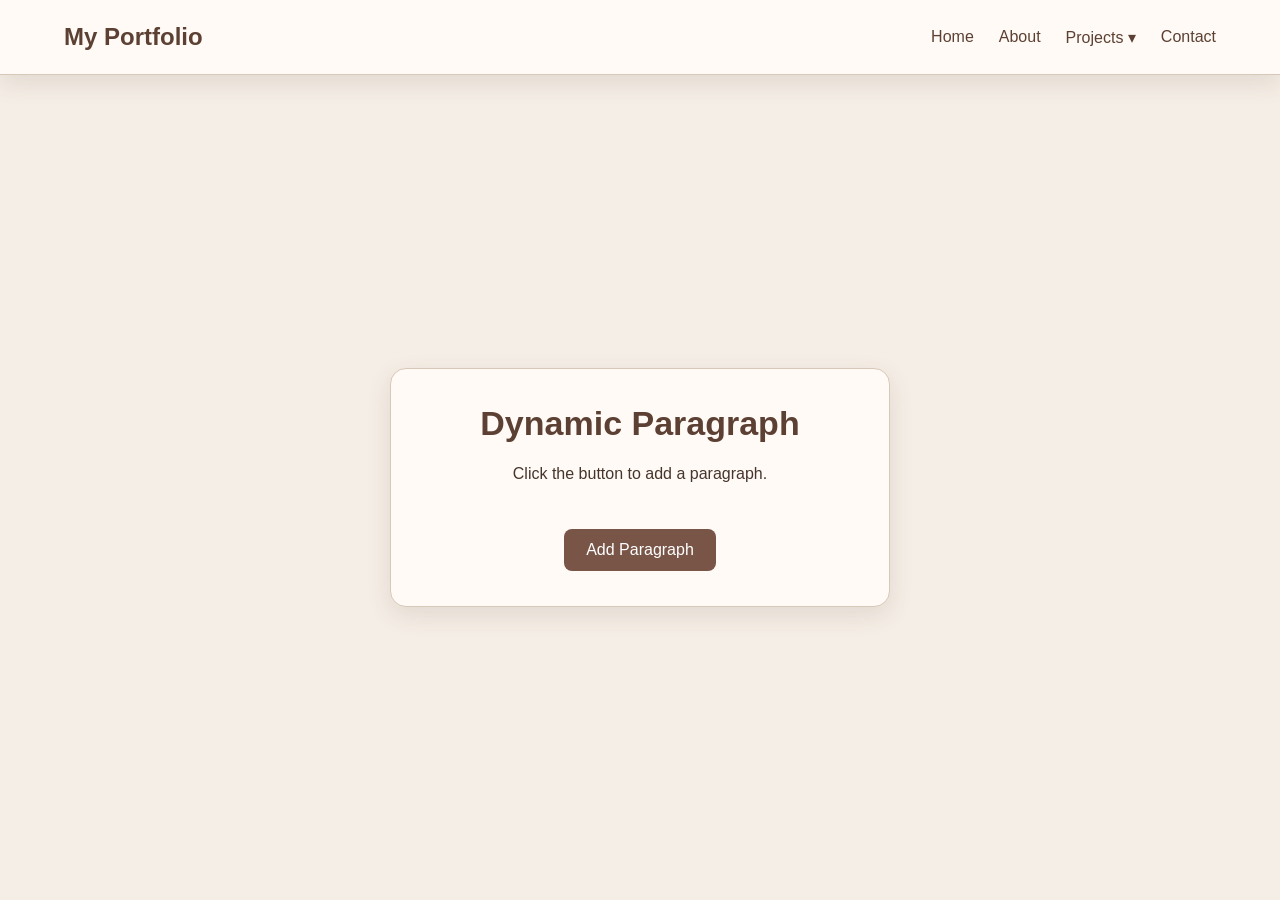
<file: WB pr/portfolio/project1/para.html>
<!DOCTYPE html>
<html lang="en">
<head>
    <meta charset="UTF-8">
    <meta name="viewport" content="width=device-width, initial-scale=1.0">
    <title>Dynamic Paragraph | My Portfolio</title>

    <style>
        * {
            box-sizing: border-box;
            margin: 0;
            padding: 0;
        }

        :root {
            --bg: #f5eee6;
            --surface: #fffaf5;
            --primary: #795548;
            --primary-dark: #5c4033;
            --accent: #a47148;
            --border: #d8c8b8;
            --text: #46352c;
            --hover: #eee0d1;
            --shadow: 0 8px 25px rgba(92, 64, 51, 0.12);
        }

        body {
            font-family: Arial, sans-serif;
            background: var(--bg);
            color: var(--text);
            min-height: 100vh;
            padding-top: 75px;
        }

        /* NAVBAR */
        .navbar {
            position: fixed;
            top: 0;
            left: 0;
            width: 100%;
            min-height: 75px;
            padding: 15px 5%;
            display: flex;
            justify-content: space-between;
            align-items: center;
            gap: 25px;
            background: var(--surface);
            border-bottom: 1px solid var(--border);
            box-shadow: var(--shadow);
            z-index: 9999;
        }

        .logo {
            color: var(--primary-dark);
            font-size: 24px;
            font-weight: bold;
            text-decoration: none;
            white-space: nowrap;
        }

        .nav-links {
            display: flex;
            align-items: center;
            gap: 25px;
        }

        .nav-links > a,
        .dropbtn {
            color: var(--primary-dark);
            font-family: inherit;
            font-size: 16px;
            text-decoration: none;
            background: none;
            border: none;
            cursor: pointer;
            padding: 8px 0;
            transition: color 0.2s ease;
        }

        .nav-links > a:hover,
        .dropbtn:hover {
            color: var(--accent);
        }

        /* PROJECTS DROPDOWN */
        .dropdown {
            position: relative;
        }

        .dropdown-content {
            display: none;
            position: absolute;
            top: calc(100% + 8px);
            left: 0;
            min-width: 210px;
            max-height: 70vh;
            overflow-y: auto;
            background: var(--surface);
            border: 1px solid var(--border);
            border-radius: 8px;
            box-shadow: var(--shadow);
            z-index: 10000;
        }

        .dropdown.active .dropdown-content {
            display: block;
        }

        .dropdown-content a {
            display: block;
            padding: 12px 16px;
            color: var(--primary-dark);
            text-decoration: none;
            transition: background 0.2s ease;
        }

        .dropdown-content a:hover {
            background: var(--hover);
        }

        /* MAIN CONTENT */
        .main-content {
            min-height: calc(100vh - 75px);
            display: flex;
            justify-content: center;
            align-items: center;
            padding: 40px 20px;
        }

        .container {
            width: min(100%, 500px);
            padding: 35px 30px;
            text-align: center;
            background: var(--surface);
            border: 1px solid var(--border);
            border-radius: 16px;
            box-shadow: var(--shadow);
        }

        .container h1 {
            color: var(--primary-dark);
            font-size: clamp(26px, 5vw, 34px);
            margin-bottom: 18px;
        }

        .container > p {
            font-size: 16px;
            line-height: 1.6;
            margin-bottom: 22px;
        }

        /* ADD PARAGRAPH BUTTON */
        #addButton {
            background: var(--primary);
            color: white;
            border: none;
            padding: 12px 22px;
            margin-top: 20px;
            border-radius: 8px;
            font-size: 16px;
            cursor: pointer;
            transition: background 0.2s ease, transform 0.2s ease;
        }

        #addButton:hover {
            background: var(--primary-dark);
            transform: translateY(-2px);
        }

        #addButton:focus-visible,
        .dropbtn:focus-visible,
        a:focus-visible {
            outline: 2px solid var(--accent);
            outline-offset: 4px;
        }

        /* GENERATED PARAGRAPH */
        #output {
            margin-top: 20px;
            color: var(--text);
            line-height: 1.7;
            overflow-wrap: anywhere;
        }

        #output p {
            padding: 15px;
            background: var(--bg);
            border: 1px solid var(--border);
            border-radius: 8px;
        }

        /* MOBILE LAYOUT */
        @media (max-width: 700px) {
            body {
                padding-top: 140px;
            }

            .navbar {
                flex-direction: column;
                align-items: flex-start;
                gap: 10px;
                padding: 12px 5%;
            }

            .nav-links {
                width: 100%;
                flex-wrap: wrap;
                gap: 10px 18px;
            }

            .nav-links > a,
            .dropbtn {
                font-size: 14px;
            }

            .main-content {
                min-height: calc(100vh - 140px);
                padding: 25px 15px;
            }

            .container {
                padding: 30px 20px;
            }
        }
    </style>
</head>

<body>

    <!-- NAVBAR -->
    <nav class="navbar">
        <a href="../index.html" class="logo">My Portfolio</a>

        <div class="nav-links">
            <a href="../index.html">Home</a>
            <a href="../index.html#about">About</a>

            <div class="dropdown">
                <button
                    type="button"
                    class="dropbtn"
                    aria-expanded="false"
                    aria-haspopup="true"
                >
                    Projects ▾
                </button>

                <div class="dropdown-content">
                    <a href="../project1/para.html">Project 1</a>
                    <a href="../project2/colorpicker.html">Color Picker</a>
                    <a href="../project3/clock.html">Digital Clock</a>
                    <a href="../project4/calculator.html">Calculator</a>
                    <a href="../project5/api.html">API Fetch</a>
                    <a href="../project6/timer.html">Timer</a>
                    <a href="../project7/signal.html">Traffic Signal</a>
                    <a href="../project8/registrationform.html">Registration Form</a>
                    <a href="../project9/imageslider.html">Image Slider</a>
                    <a href="../project10/todo.html">To-Do List</a>
                </div>
            </div>

            <a href="../index.html#contact">Contact</a>
        </div>
    </nav>

    <!-- DYNAMIC PARAGRAPH PROJECT -->
    <main class="main-content">
        <div class="container">
            <h1>Dynamic Paragraph</h1>

            <p>Click the button to add a paragraph.</p>

            <div id="output" aria-live="polite"></div>

            <button type="button" id="addButton">
                Add Paragraph
            </button>
        </div>
    </main>

    <script>
        // Dynamic paragraph functionality
        const output = document.getElementById("output");
        const button = document.getElementById("addButton");

        button.addEventListener("click", function () {
            if (output.children.length === 0) {
                const paragraph = document.createElement("p");

                paragraph.textContent =
                    "This paragraph was created using JavaScript.";

                output.appendChild(paragraph);
                button.textContent = "Paragraph Added";
            } else {
                alert("The paragraph has already been added.");
            }
        });

        // Projects dropdown functionality
        const dropdown = document.querySelector(".dropdown");
        const dropButton = document.querySelector(".dropbtn");

        dropButton.addEventListener("click", function (event) {
            event.stopPropagation();

            const isOpen = dropdown.classList.toggle("active");
            dropButton.setAttribute("aria-expanded", String(isOpen));
        });

        // Close dropdown when clicking outside
        document.addEventListener("click", function (event) {
            if (!dropdown.contains(event.target)) {
                dropdown.classList.remove("active");
                dropButton.setAttribute("aria-expanded", "false");
            }
        });

        // Close dropdown with Escape key
        document.addEventListener("keydown", function (event) {
            if (event.key === "Escape") {
                dropdown.classList.remove("active");
                dropButton.setAttribute("aria-expanded", "false");
                dropButton.focus();
            }
        });
    </script>

</body>
</html>
</file>
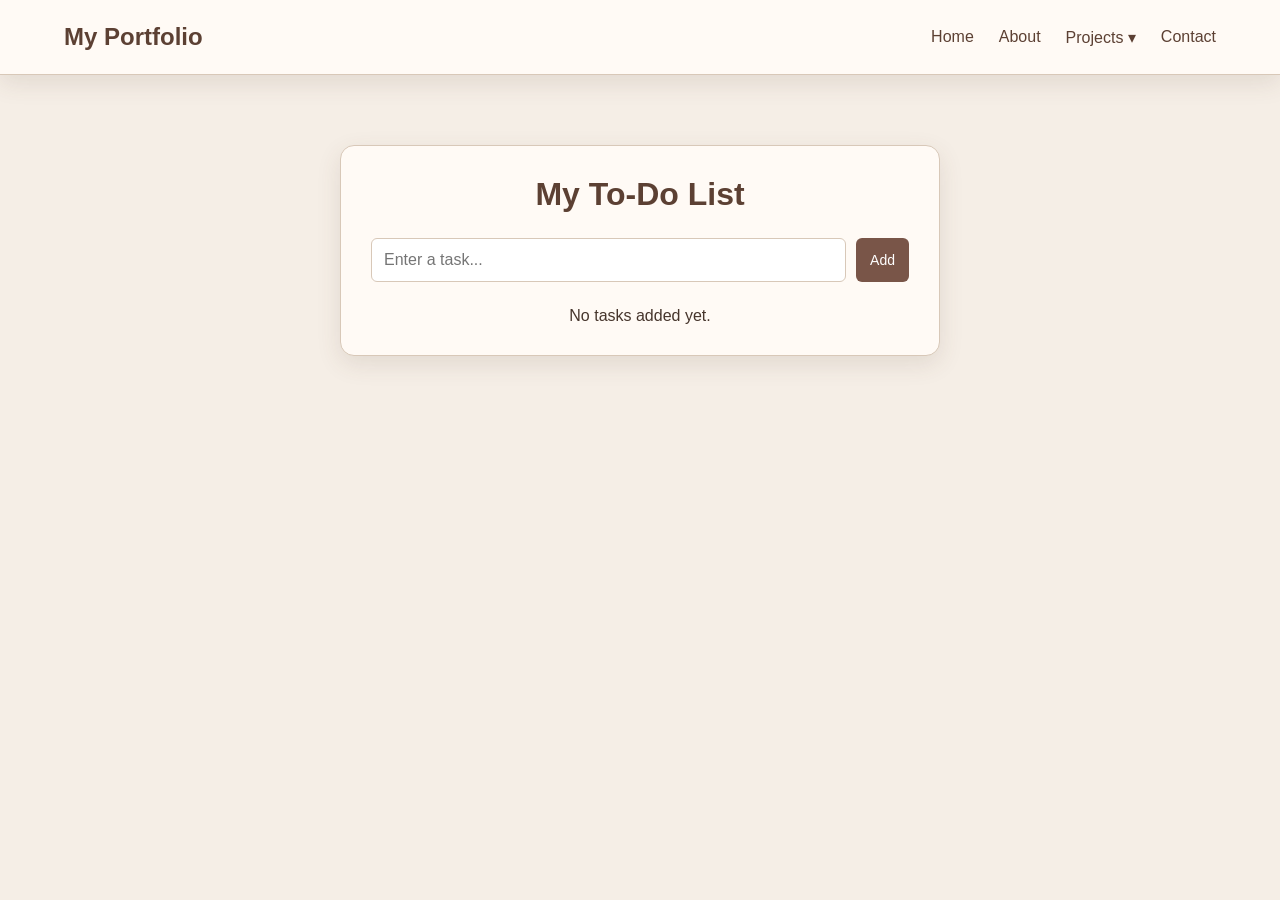
<file: WB pr/portfolio/project10/todo.html>
<!DOCTYPE html>
<html lang="en">
<head>
    <meta charset="UTF-8">
    <meta name="viewport" content="width=device-width, initial-scale=1.0">
    <title>To-Do List</title>

    <style>
        :root {
            --bg: #f5eee6;
            --surface: #fffaf5;
            --primary: #795548;
            --primary-dark: #5c4033;
            --accent: #a47148;
            --border: #d8c8b8;
            --text: #46352c;
            --hover: #eee0d1;
            --shadow: 0 8px 25px rgba(92, 64, 51, 0.12);
        }

        * {
            box-sizing: border-box;
        }

        body {
            font-family: Arial, sans-serif;
            background: var(--bg);
            color: var(--text);
            margin: 0;
            padding: 105px 15px 30px;
        }

        /* NAVBAR */
        .navbar {
            position: fixed;
            top: 0;
            left: 0;
            width: 100%;
            min-height: 75px;
            padding: 15px 5%;
            display: flex;
            justify-content: space-between;
            align-items: center;
            gap: 20px;
            background: var(--surface);
            border-bottom: 1px solid var(--border);
            box-shadow: var(--shadow);
            z-index: 9999;
        }

        .logo {
            color: var(--primary-dark);
            font-size: 24px;
            font-weight: bold;
            text-decoration: none;
            white-space: nowrap;
        }

        .nav-links {
            display: flex;
            align-items: center;
            gap: 25px;
        }

        .nav-links > a,
        .dropbtn {
            color: var(--primary-dark);
            font-size: 16px;
            font-family: inherit;
            text-decoration: none;
            background: none;
            border: none;
            cursor: pointer;
            white-space: nowrap;
        }

        .nav-links > a:hover,
        .dropbtn:hover {
            color: var(--accent);
        }

        /* PROJECTS DROPDOWN */
        .dropdown {
            position: relative;
        }

        .dropbtn {
            padding: 10px 0;
        }

        .dropdown-content {
            display: none;
            position: absolute;
            top: calc(100% + 8px);
            left: 0;
            min-width: 220px;
            max-height: 70vh;
            overflow-y: auto;
            background: var(--surface);
            border: 1px solid var(--border);
            border-radius: 8px;
            box-shadow: var(--shadow);
            text-align: left;
            z-index: 10000;
        }

        .dropdown.active .dropdown-content {
            display: block;
        }

        .dropdown-content a {
            display: block;
            padding: 12px 15px;
            color: var(--primary-dark);
            text-decoration: none;
            font-size: 15px;
        }

        .dropdown-content a:hover {
            background: var(--hover);
        }

        /* TO-DO CONTAINER */
        .todo-container {
            max-width: 600px;
            margin: 40px auto;
            padding: 30px;
            background: var(--surface);
            border: 1px solid var(--border);
            border-radius: 14px;
            box-shadow: var(--shadow);
        }

        h1 {
            text-align: center;
            color: var(--primary-dark);
            margin-top: 0;
        }

        .input-group {
            display: flex;
            gap: 10px;
            margin: 25px 0;
        }

        #taskInput {
            flex: 1;
            min-width: 0;
            padding: 12px;
            border: 1px solid var(--border);
            border-radius: 6px;
            background: white;
            color: var(--text);
            font-size: 16px;
        }

        button {
            border: none;
            border-radius: 6px;
            padding: 10px 14px;
            cursor: pointer;
            color: white;
            font-size: 14px;
        }

        #addButton {
            background: var(--primary);
        }

        #addButton:hover {
            background: var(--primary-dark);
        }

        #taskList {
            list-style: none;
            padding: 0;
            margin: 0;
        }

        .task-item {
            display: flex;
            align-items: center;
            gap: 10px;
            padding: 13px;
            margin-bottom: 12px;
            background: #fffdf9;
            border: 1px solid var(--border);
            border-radius: 8px;
        }

        .task-checkbox {
            width: 18px;
            height: 18px;
            flex-shrink: 0;
            accent-color: var(--primary);
            cursor: pointer;
        }

        .task-text {
            flex: 1;
            min-width: 0;
            overflow-wrap: anywhere;
        }

        .completed .task-text {
            text-decoration: line-through;
            color: #8a7b70;
        }

        .task-actions {
            display: flex;
            gap: 6px;
            flex-shrink: 0;
        }

        .edit-button {
            background: #a47148;
        }

        .edit-button:hover {
            background: #895b37;
        }

        .delete-button {
            background: #a94442;
        }

        .delete-button:hover {
            background: #873532;
        }

        #status {
            text-align: center;
            color: var(--text);
            margin-bottom: 0;
        }

        /* MOBILE LAYOUT */
        @media (max-width: 700px) {
            body {
                padding-top: 145px;
            }

            .navbar {
                flex-direction: column;
                align-items: flex-start;
                gap: 10px;
                padding: 12px 5%;
            }

            .nav-links {
                width: 100%;
                flex-wrap: wrap;
                gap: 12px 18px;
            }

            .dropdown-content {
                left: 0;
            }
        }

        @media (max-width: 480px) {
            .todo-container {
                padding: 20px 15px;
            }

            .task-item {
                flex-wrap: wrap;
            }

            .task-actions {
                margin-left: auto;
            }

            .input-group {
                gap: 7px;
            }

            #taskInput {
                width: 100%;
            }
        }
    </style>
</head>

<body>

    <!-- NAVBAR -->
    <nav class="navbar">
        <a href="../index.html" class="logo">My Portfolio</a>

        <div class="nav-links">
            <a href="../index.html">Home</a>
            <a href="../index.html#about">About</a>

            <div class="dropdown">
                <button
                    type="button"
                    class="dropbtn"
                    aria-expanded="false"
                    aria-haspopup="true"
                >
                    Projects ▾
                </button>

                <div class="dropdown-content">
                    <a href="../project1/para.html">Project 1 - Paragraph</a>
                    <a href="../project2/colorpicker.html">Project 2 - Color Picker</a>
                    <a href="../project3/clock.html">Project 3 - Digital Clock</a>
                    <a href="../project4/calculator.html">Project 4 - Calculator</a>
                    <a href="../project5/api.html">Project 5 - API Fetch</a>
                    <a href="../project6/timer.html">Project 6 - Timer</a>
                    <a href="../project7/signal.html">Project 7 - Traffic Signal</a>
                    <a href="../project8/registrationform.html">Project 8 - Registration Form</a>
                    <a href="../project9/imageslider.html">Project 9 - Image Slider</a>
                    <a href="../project10/todo.html">Project 10 - To-Do List</a>
                </div>
            </div>

            <a href="../index.html#contact">Contact</a>
        </div>
    </nav>

    <!-- TO-DO LIST -->
    <div class="todo-container">
        <h1>My To-Do List</h1>

        <form id="todoForm" class="input-group">
            <input
                type="text"
                id="taskInput"
                placeholder="Enter a task..."
                maxlength="200"
                aria-label="New task"
                required
            >

            <button type="submit" id="addButton">Add</button>
        </form>

        <ul id="taskList"></ul>

        <p id="status" role="status" aria-live="polite">
            No tasks added yet.
        </p>
    </div>

    <script>
        // PROJECTS DROPDOWN
        const dropdown = document.querySelector(".dropdown");
        const dropButton = document.querySelector(".dropbtn");

        dropButton.addEventListener("click", function (event) {
            event.stopPropagation();

            const isOpen = dropdown.classList.toggle("active");
            dropButton.setAttribute("aria-expanded", String(isOpen));
        });

        document.addEventListener("click", function (event) {
            if (!dropdown.contains(event.target)) {
                dropdown.classList.remove("active");
                dropButton.setAttribute("aria-expanded", "false");
            }
        });

        document.addEventListener("keydown", function (event) {
            if (event.key === "Escape") {
                dropdown.classList.remove("active");
                dropButton.setAttribute("aria-expanded", "false");
                dropButton.focus();
            }
        });

        // TO-DO LIST ELEMENTS
        const todoForm = document.getElementById("todoForm");
        const taskInput = document.getElementById("taskInput");
        const taskList = document.getElementById("taskList");
        const status = document.getElementById("status");

        // LOCAL STORAGE: Load saved tasks or start with an empty list.
        let tasks = JSON.parse(localStorage.getItem("portfolioTasks") || "[]");

        // Save all tasks to localStorage.
        function saveTasks() {
            const taskData = Array.from(taskList.children).map(function (item) {
                return {
                    text: item.querySelector(".task-text").textContent,
                    completed: item.querySelector(".task-checkbox").checked
                };
            });

            localStorage.setItem("portfolioTasks", JSON.stringify(taskData));
        }

        function updateStatus() {
            const totalTasks = taskList.children.length;
            const completedTasks =
                taskList.querySelectorAll(".task-checkbox:checked").length;

            if (totalTasks === 0) {
                status.textContent = "No tasks added yet.";
            } else {
                status.textContent =
                    `${completedTasks} of ${totalTasks} tasks completed.`;
            }
        }

        function createTask(taskText, isCompleted = false) {
            const listItem = document.createElement("li");
            listItem.className = "task-item";

            const checkbox = document.createElement("input");
            checkbox.type = "checkbox";
            checkbox.className = "task-checkbox";
            checkbox.checked = isCompleted;
            checkbox.setAttribute("aria-label", "Mark task completed");

            const text = document.createElement("span");
            text.className = "task-text";
            text.textContent = taskText;

            const actions = document.createElement("div");
            actions.className = "task-actions";

            const editButton = document.createElement("button");
            editButton.type = "button";
            editButton.className = "edit-button";
            editButton.textContent = "Edit";

            const deleteButton = document.createElement("button");
            deleteButton.type = "button";
            deleteButton.className = "delete-button";
            deleteButton.textContent = "Delete";

            // Restore the completed style when loading saved tasks.
            listItem.classList.toggle("completed", isCompleted);

            checkbox.addEventListener("change", function () {
                listItem.classList.toggle("completed", checkbox.checked);
                saveTasks();
                updateStatus();
            });

            editButton.addEventListener("click", function () {
                const newText = prompt("Edit your task:", text.textContent);

                if (newText === null) {
                    return;
                }

                if (newText.trim() === "") {
                    alert("Task cannot be empty.");
                    return;
                }

                text.textContent = newText.trim();
                saveTasks();
            });

            deleteButton.addEventListener("click", function () {
                listItem.remove();
                saveTasks();
                updateStatus();
            });

            actions.append(editButton, deleteButton);
            listItem.append(checkbox, text, actions);
            taskList.appendChild(listItem);

            updateStatus();
        }

        // Add a new task.
        todoForm.addEventListener("submit", function (event) {
            event.preventDefault();

            const taskText = taskInput.value.trim();

            if (taskText === "") {
                return;
            }

            createTask(taskText);
            saveTasks();

            taskInput.value = "";
            taskInput.focus();
        });

        // Restore saved tasks when the page loads.
        tasks.forEach(function (task) {
            if (
                task &&
                typeof task.text === "string" &&
                task.text.trim() !== ""
            ) {
                createTask(task.text, task.completed === true);
            }
        });

        updateStatus();
    </script>

</body>
</html>
</file>
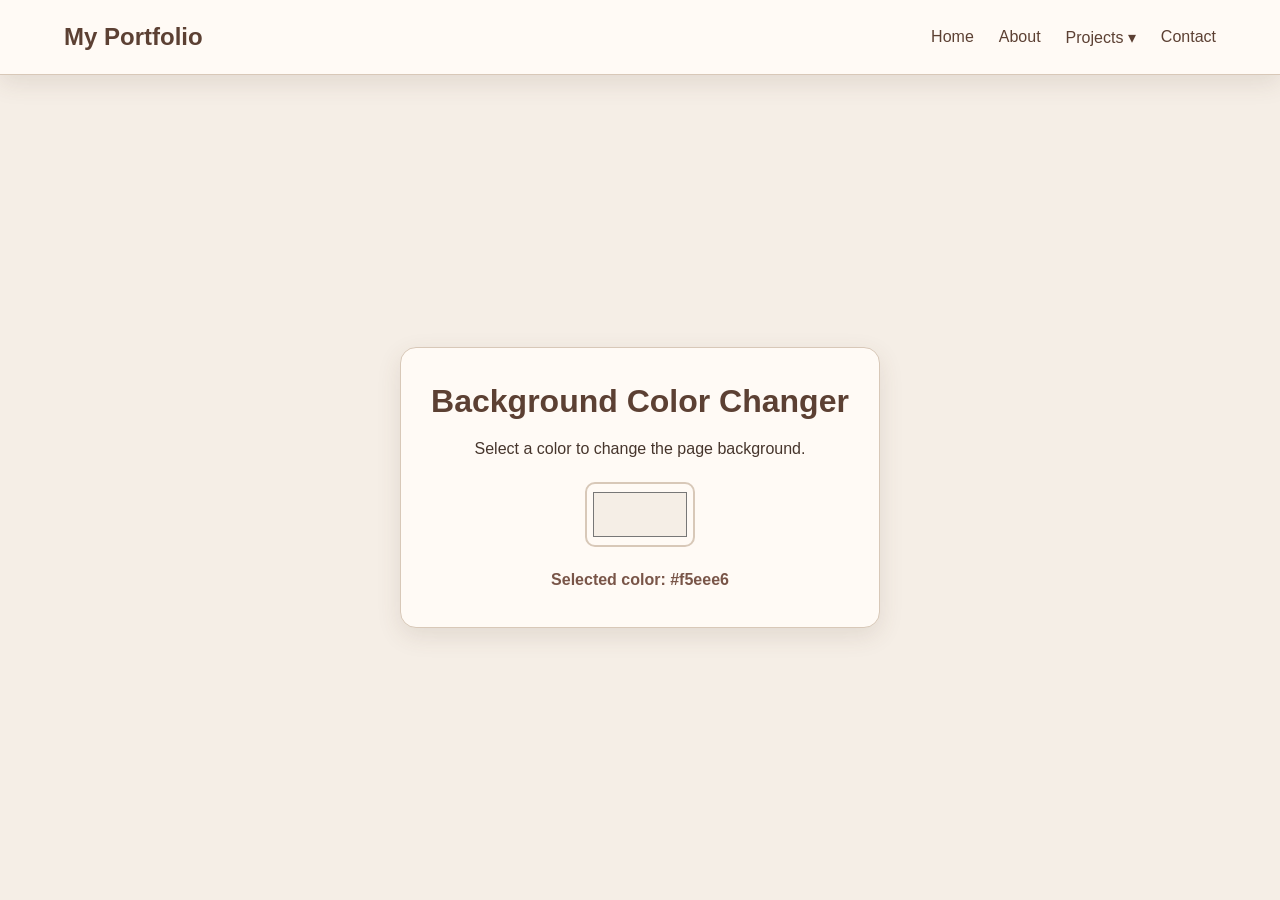
<file: WB pr/portfolio/project2/colorpicker.html>
<!DOCTYPE html>
<html lang="en">
<head>
    <meta charset="UTF-8">
    <meta name="viewport" content="width=device-width, initial-scale=1.0">
    <title>Background Color Changer | My Portfolio</title>

    <style>
        * {
            box-sizing: border-box;
            margin: 0;
            padding: 0;
        }

        :root {
            --bg: #f5eee6;
            --surface: #fffaf5;
            --primary: #795548;
            --primary-dark: #5c4033;
            --accent: #a47148;
            --border: #d8c8b8;
            --text: #46352c;
            --hover: #eee0d1;
            --shadow: 0 8px 25px rgba(92, 64, 51, 0.12);
        }

        body {
            font-family: Arial, sans-serif;
            background-color: var(--bg);
            color: var(--text);
            min-height: 100vh;
            padding-top: 75px;
            transition: background-color 0.4s ease;
        }

        /* NAVBAR */
        .navbar {
            position: fixed;
            top: 0;
            left: 0;
            width: 100%;
            min-height: 75px;
            padding: 15px 5%;
            display: flex;
            justify-content: space-between;
            align-items: center;
            gap: 25px;
            background: var(--surface);
            border-bottom: 1px solid var(--border);
            box-shadow: var(--shadow);
            z-index: 9999;
        }

        .logo {
            color: var(--primary-dark);
            font-size: 24px;
            font-weight: bold;
            text-decoration: none;
            white-space: nowrap;
        }

        .nav-links {
            display: flex;
            align-items: center;
            gap: 25px;
        }

        .nav-links > a,
        .dropbtn {
            color: var(--primary-dark);
            font-family: inherit;
            font-size: 16px;
            text-decoration: none;
            background: none;
            border: none;
            cursor: pointer;
            padding: 8px 0;
            transition: color 0.2s ease;
        }

        .nav-links > a:hover,
        .dropbtn:hover {
            color: var(--accent);
        }

        /* PROJECTS DROPDOWN */
        .dropdown {
            position: relative;
        }

        .dropdown-content {
            display: none;
            position: absolute;
            top: calc(100% + 8px);
            left: 0;
            min-width: 210px;
            max-height: 70vh;
            overflow-y: auto;
            background: var(--surface);
            border: 1px solid var(--border);
            border-radius: 8px;
            box-shadow: var(--shadow);
            z-index: 10000;
        }

        .dropdown.active .dropdown-content {
            display: block;
        }

        .dropdown-content a {
            display: block;
            padding: 12px 16px;
            color: var(--primary-dark);
            text-decoration: none;
            transition: background 0.2s ease;
        }

        .dropdown-content a:hover {
            background: var(--hover);
        }

        /* COLOR CHANGER CARD */
        .main-content {
            min-height: calc(100vh - 75px);
            display: flex;
            justify-content: center;
            align-items: center;
            padding: 40px 20px;
        }

        .container {
            width: min(100%, 480px);
            padding: 35px 25px;
            text-align: center;
            background: var(--surface);
            border: 1px solid var(--border);
            border-radius: 16px;
            box-shadow: var(--shadow);
        }

        .container h1 {
            color: var(--primary-dark);
            font-size: clamp(25px, 5vw, 32px);
            margin-bottom: 16px;
        }

        .container p {
            font-size: 16px;
            line-height: 1.6;
            margin-bottom: 20px;
        }

        input[type="color"] {
            width: 110px;
            height: 65px;
            padding: 4px;
            background: var(--surface);
            border: 2px solid var(--border);
            border-radius: 10px;
            cursor: pointer;
        }

        #colorCode {
            margin-top: 20px;
            margin-bottom: 0;
            color: var(--primary);
            font-weight: bold;
            overflow-wrap: anywhere;
        }

        /* MOBILE LAYOUT */
        @media (max-width: 700px) {
            body {
                padding-top: 140px;
            }

            .navbar {
                flex-direction: column;
                align-items: flex-start;
                gap: 10px;
                padding: 12px 5%;
            }

            .nav-links {
                width: 100%;
                flex-wrap: wrap;
                gap: 10px 18px;
            }

            .nav-links > a,
            .dropbtn {
                font-size: 14px;
            }

            .main-content {
                min-height: calc(100vh - 140px);
                padding: 25px 15px;
            }

            .container {
                padding: 30px 18px;
            }
        }
    </style>
</head>

<body>

    <!-- NAVBAR -->
    <nav class="navbar">
        <a href="../index.html" class="logo">My Portfolio</a>

        <div class="nav-links">
            <a href="../index.html">Home</a>
            <a href="../index.html#about">About</a>

            <div class="dropdown">
                <button
                    type="button"
                    class="dropbtn"
                    aria-expanded="false"
                    aria-haspopup="true"
                >
                    Projects ▾
                </button>

                <div class="dropdown-content">
                    <a href="../project1/para.html">Project 1</a>
                    <a href="../project2/colorpicker.html">Color Picker</a>
                    <a href="../project3/clock.html">Digital Clock</a>
                    <a href="../project4/calculator.html">Calculator</a>
                    <a href="../project5/api.html">API Fetch</a>
                    <a href="../project6/timer.html">Timer</a>
                    <a href="../project7/signal.html">Traffic Signal</a>
                    <a href="../project8/registrationform.html">Registration Form</a>
                    <a href="../project9/imageslider.html">Image Slider</a>
                    <a href="../project10/todo.html">To-Do List</a>
                </div>
            </div>

            <a href="../index.html#contact">Contact</a>
        </div>
    </nav>

    <!-- BACKGROUND COLOR CHANGER -->
    <main class="main-content">
        <div class="container">
            <h1>Background Color Changer</h1>

            <p>Select a color to change the page background.</p>

            <input
                type="color"
                id="colorPicker"
                value="#f5eee6"
                aria-label="Choose a background color"
            >

            <p id="colorCode">Selected color: #f5eee6</p>
        </div>
    </main>

    <script>
        // Background color changer
        const colorPicker = document.getElementById("colorPicker");
        const colorCode = document.getElementById("colorCode");

        colorPicker.addEventListener("input", function () {
            const selectedColor = colorPicker.value;

            document.body.style.backgroundColor = selectedColor;
            colorCode.textContent = "Selected color: " + selectedColor;
        });

        // Projects dropdown
        const dropdown = document.querySelector(".dropdown");
        const dropButton = document.querySelector(".dropbtn");

        dropButton.addEventListener("click", function (event) {
            event.stopPropagation();

            const isOpen = dropdown.classList.toggle("active");
            dropButton.setAttribute("aria-expanded", String(isOpen));
        });

        // Close dropdown when clicking outside
        document.addEventListener("click", function (event) {
            if (!dropdown.contains(event.target)) {
                dropdown.classList.remove("active");
                dropButton.setAttribute("aria-expanded", "false");
            }
        });

        // Close dropdown with Escape key
        document.addEventListener("keydown", function (event) {
            if (event.key === "Escape") {
                dropdown.classList.remove("active");
                dropButton.setAttribute("aria-expanded", "false");
                dropButton.focus();
            }
        });
    </script>

</body>
</html>
</file>
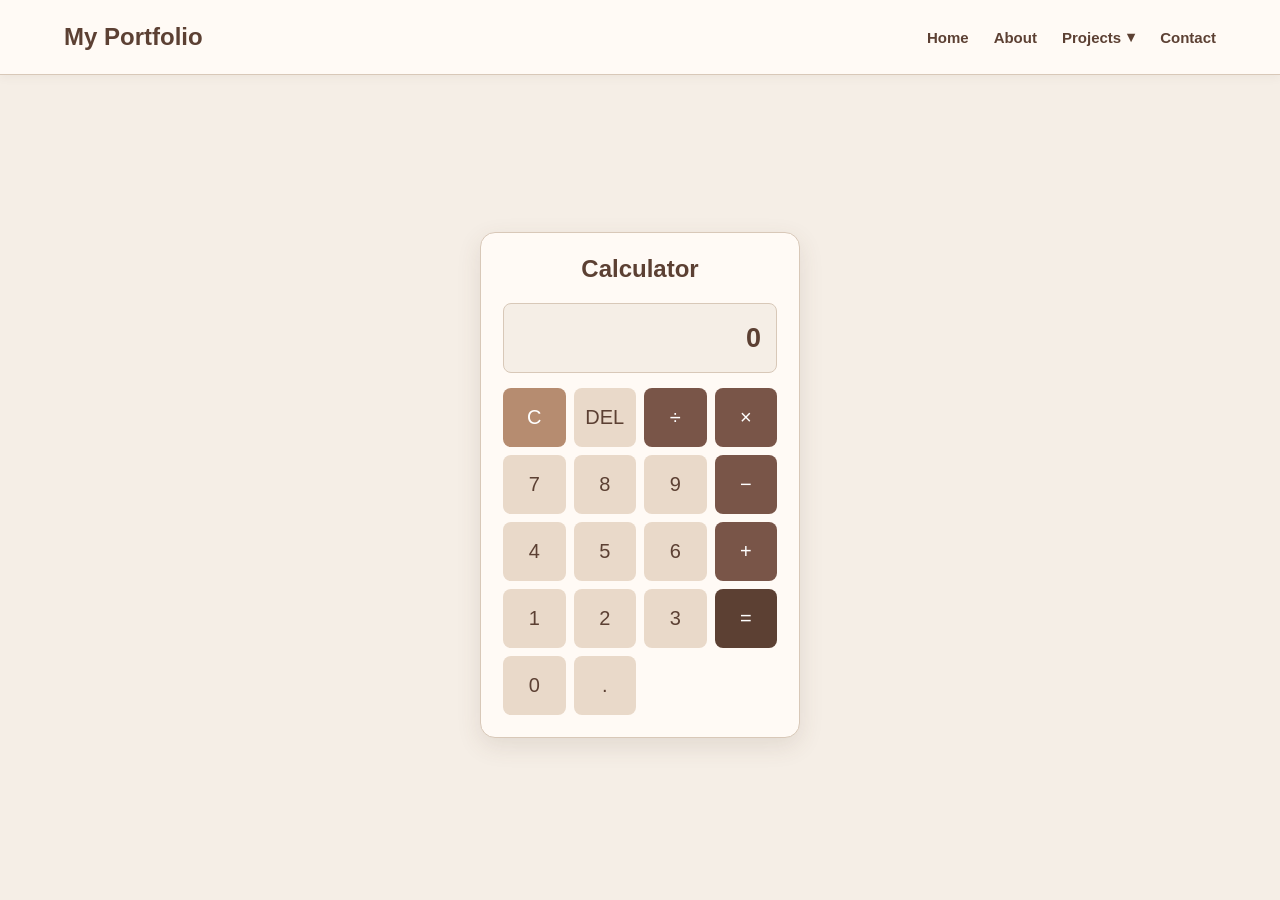
<file: WB pr/portfolio/project4/calculator.html>
<!DOCTYPE html>
<html lang="en">
<head>
    <meta charset="UTF-8">
    <meta name="viewport" content="width=device-width, initial-scale=1.0">
    <title>Calculator | My Portfolio</title>

    <style>
        * {
            box-sizing: border-box;
        }

        :root {
            --bg: #f5eee6;
            --surface: #fffaf5;
            --primary: #795548;
            --primary-dark: #5c4033;
            --accent: #a47148;
            --border: #d8c8b8;
            --text: #46352c;
            --hover: #eee0d1;
            --shadow: 0 8px 25px rgba(92, 64, 51, 0.12);
        }

        body {
            font-family: Arial, sans-serif;
            background: var(--bg);
            color: var(--text);
            min-height: 100vh;
            margin: 0;
        }

        /* NAVBAR */
        .navbar {
            position: fixed;
            top: 0;
            left: 0;
            width: 100%;
            min-height: 75px;
            padding: 15px 5%;
            display: flex;
            justify-content: space-between;
            align-items: center;
            gap: 25px;
            background: var(--surface);
            border-bottom: 1px solid var(--border);
            box-shadow: 0 2px 10px rgba(92, 64, 51, 0.06);
            z-index: 1000;
        }

        .logo {
            color: var(--primary-dark);
            font-size: 24px;
            font-weight: bold;
            text-decoration: none;
            white-space: nowrap;
        }

        .nav-links {
            display: flex;
            align-items: center;
            gap: 25px;
        }

        .nav-links > a,
        .dropbtn {
            color: var(--primary-dark);
            font-size: 15px;
            font-weight: 600;
            text-decoration: none;
            background: transparent;
            border: none;
            cursor: pointer;
            padding: 10px 0;
        }

        .nav-links > a:hover,
        .dropbtn:hover {
            color: var(--accent);
        }

        /* PROJECT DROPDOWN */
        .dropdown {
            position: relative;
        }

        .dropbtn {
            display: flex;
            align-items: center;
            gap: 6px;
        }

        .dropdown-content {
            display: none;
            position: absolute;
            top: calc(100% + 8px);
            left: 0;
            min-width: 210px;
            max-height: 70vh;
            overflow-y: auto;
            background: var(--surface);
            border: 1px solid var(--border);
            border-radius: 8px;
            box-shadow: var(--shadow);
            z-index: 1100;
        }

        .dropdown.active .dropdown-content {
            display: block;
        }

        .dropdown-content a {
            display: block;
            padding: 12px 16px;
            color: var(--primary-dark);
            font-size: 14px;
            text-decoration: none;
        }

        .dropdown-content a:hover {
            background: var(--hover);
        }

        /* CENTERED CALCULATOR AREA */
        .page-content {
            min-height: 100vh;
            padding: 100px 20px 30px;
            display: flex;
            justify-content: center;
            align-items: center;
        }

        /* CALCULATOR */
        .calculator {
            width: 320px;
            max-width: 100%;
            padding: 22px;
            background: var(--surface);
            border: 1px solid var(--border);
            border-radius: 15px;
            box-shadow: var(--shadow);
        }

        .calculator h2 {
            color: var(--primary-dark);
            text-align: center;
            margin: 0 0 20px;
        }

        #display {
            width: 100%;
            height: 70px;
            padding: 15px;
            margin-bottom: 15px;
            font-size: 27px;
            font-weight: bold;
            text-align: right;
            color: var(--primary-dark);
            border: 1px solid var(--border);
            border-radius: 8px;
            background: #f5eee6;
        }

        .buttons {
            display: grid;
            grid-template-columns: repeat(4, 1fr);
            gap: 8px;
        }

        .buttons button {
            padding: 18px 0;
            font-size: 20px;
            border: none;
            border-radius: 8px;
            cursor: pointer;
            background: #e9d9c9;
            color: var(--primary-dark);
            transition: background 0.2s, transform 0.2s;
        }

        .buttons button:hover {
            background: #d9c1ab;
        }

        .buttons button:active {
            transform: scale(0.96);
        }

        .buttons .operator {
            background: var(--primary);
            color: white;
        }

        .buttons .operator:hover {
            background: var(--primary-dark);
        }

        .buttons .clear {
            background: #b68c70;
            color: white;
        }

        .buttons .clear:hover {
            background: #9c7055;
        }

        .buttons .equal {
            background: var(--primary-dark);
            color: white;
        }

        .buttons .equal:hover {
            background: #402b22;
        }

        /* MOBILE */
        @media (max-width: 700px) {
            .navbar {
                padding: 12px 18px;
                flex-direction: column;
                align-items: flex-start;
                gap: 8px;
            }

            .logo {
                font-size: 22px;
            }

            .nav-links {
                width: 100%;
                flex-wrap: wrap;
                gap: 10px 18px;
            }

            .nav-links > a,
            .dropbtn {
                font-size: 14px;
            }

            .page-content {
                padding: 155px 15px 25px;
            }

            .dropdown-content {
                left: 0;
            }
        }

        @media (max-width: 380px) {
            .nav-links {
                gap: 8px 12px;
            }

            .calculator {
                padding: 16px;
            }

            .buttons {
                gap: 6px;
            }

            .buttons button {
                padding: 16px 0;
            }
        }
    </style>
</head>

<body>

    <!-- NAVBAR -->
    <nav class="navbar" aria-label="Main navigation">
        <a href="../index.html" class="logo">My Portfolio</a>

        <div class="nav-links">
            <a href="../index.html">Home</a>
            <a href="../index.html#about">About</a>

            <div class="dropdown">
                <button
                    type="button"
                    class="dropbtn"
                    aria-expanded="false"
                    aria-haspopup="true"
                >
                    Projects <span aria-hidden="true">▾</span>
                </button>

                <div class="dropdown-content">
                    <a href="../project1/para.html">Project 1</a>
                    <a href="../project2/colorpicker.html">Color Picker</a>
                    <a href="../project3/clock.html">Digital Clock</a>
                    <a href="../project4/calculator.html">Calculator</a>
                    <a href="../project5/api.html">API Fetch</a>
                    <a href="../project6/timer.html">Timer</a>
                    <a href="../project7/signal.html">Traffic Signal</a>
                    <a href="../project8/registrationform.html">Registration Form</a>
                    <a href="../project9/imageslider.html">Image Slider</a>
                    <a href="../project10/todo.html">To-Do List</a>
                </div>
            </div>

            <a href="../index.html#contact">Contact</a>
        </div>
    </nav>

    <!-- CALCULATOR -->
    <main class="page-content">
        <section class="calculator" aria-label="Calculator">
            <h2>Calculator</h2>

            <input
                type="text"
                id="display"
                value="0"
                aria-label="Calculator display"
                readonly
            >

            <div class="buttons">
                <button class="clear" data-action="clear">C</button>
                <button data-action="delete">DEL</button>
                <button class="operator" data-value="/">÷</button>
                <button class="operator" data-value="*">×</button>

                <button data-value="7">7</button>
                <button data-value="8">8</button>
                <button data-value="9">9</button>
                <button class="operator" data-value="-">−</button>

                <button data-value="4">4</button>
                <button data-value="5">5</button>
                <button data-value="6">6</button>
                <button class="operator" data-value="+">+</button>

                <button data-value="1">1</button>
                <button data-value="2">2</button>
                <button data-value="3">3</button>
                <button class="equal" data-action="calculate">=</button>

                <button data-value="0">0</button>
                <button data-value=".">.</button>
            </div>
        </section>
    </main>

    <script>
        /* PROJECT DROPDOWN */
        const dropdown = document.querySelector(".dropdown");
        const dropButton = document.querySelector(".dropbtn");

        dropButton.addEventListener("click", function (event) {
            event.stopPropagation();

            const isOpen = dropdown.classList.toggle("active");
            dropButton.setAttribute("aria-expanded", String(isOpen));
        });

        document.addEventListener("click", function (event) {
            if (!dropdown.contains(event.target)) {
                dropdown.classList.remove("active");
                dropButton.setAttribute("aria-expanded", "false");
            }
        });

        document.addEventListener("keydown", function (event) {
            if (event.key === "Escape") {
                dropdown.classList.remove("active");
                dropButton.setAttribute("aria-expanded", "false");
                dropButton.focus();
            }
        });

        /* CALCULATOR LOGIC */
        const display = document.getElementById("display");
        const buttons = document.querySelector(".buttons");

        let firstNumber = null;
        let operator = null;
        let waitingForNumber = false;
        let hasError = false;

        function formatNumber(number) {
            if (!Number.isFinite(number)) {
                return "Error";
            }

            return String(Number(number.toPrecision(12)));
        }

        function calculate() {
            const secondNumber = Number(display.value);
            let result;

            if (operator === "+") {
                result = firstNumber + secondNumber;
            } else if (operator === "-") {
                result = firstNumber - secondNumber;
            } else if (operator === "*") {
                result = firstNumber * secondNumber;
            } else if (operator === "/") {
                if (secondNumber === 0) {
                    display.value = "Cannot divide by zero";
                    firstNumber = null;
                    operator = null;
                    waitingForNumber = true;
                    hasError = true;
                    return;
                }

                result = firstNumber / secondNumber;
            } else {
                return;
            }

            display.value = formatNumber(result);
            firstNumber = null;
            operator = null;
            waitingForNumber = true;
            hasError = display.value === "Error";
        }

        buttons.addEventListener("click", function (event) {
            const button = event.target.closest("button");
            if (!button) return;

            const value = button.dataset.value;
            const action = button.dataset.action;

            if (action === "clear") {
                display.value = "0";
                firstNumber = null;
                operator = null;
                waitingForNumber = false;
                hasError = false;
                return;
            }

            if (hasError) {
                if (action === "delete") {
                    display.value = "0";
                    hasError = false;
                    waitingForNumber = false;
                    return;
                }

                if (value === undefined) return;

                display.value = "0";
                hasError = false;
                waitingForNumber = false;
            }

            if (action === "delete") {
                if (waitingForNumber) {
                    display.value = "0";
                    waitingForNumber = false;
                } else {
                    display.value =
                        display.value.length > 1
                            ? display.value.slice(0, -1)
                            : "0";

                    if (display.value === "-") {
                        display.value = "0";
                    }
                }
                return;
            }

            if (action === "calculate") {
                if (operator !== null && !waitingForNumber) {
                    calculate();
                }
                return;
            }

            if (["+", "-", "*", "/"].includes(value)) {
                if (operator !== null && !waitingForNumber) {
                    calculate();
                }

                if (hasError || !Number.isFinite(Number(display.value))) {
                    return;
                }

                firstNumber = Number(display.value);
                operator = value;
                waitingForNumber = true;
                return;
            }

            if (value === ".") {
                if (waitingForNumber) {
                    display.value = "0.";
                    waitingForNumber = false;
                } else if (!display.value.includes(".")) {
                    display.value += ".";
                }
                return;
            }

            if (/^\d$/.test(value)) {
                if (waitingForNumber || display.value === "0") {
                    display.value = value;
                    waitingForNumber = false;
                } else {
                    display.value += value;
                }
            }
        });
    </script>

</body>
</html>
</file>
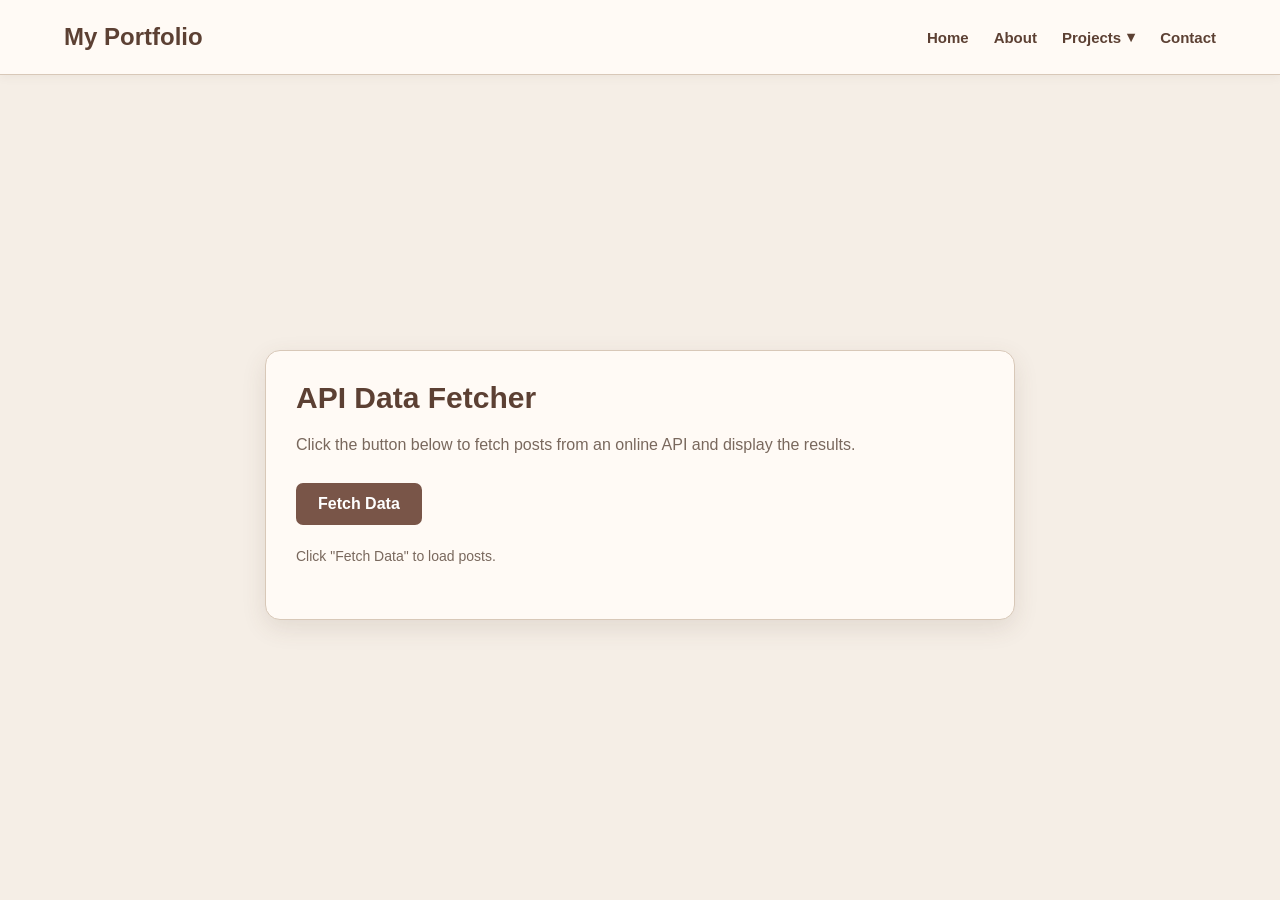
<file: WB pr/portfolio/project5/api.html>
<!DOCTYPE html>
<html lang="en">
<head>
    <meta charset="UTF-8">
    <meta name="viewport" content="width=device-width, initial-scale=1.0">
    <title>API Data Fetcher | My Portfolio</title>

    <style>
        /* =========================
           GLOBAL THEME
        ========================= */
        * {
            box-sizing: border-box;
        }

        :root {
            --bg: #f5eee6;
            --surface: #fffaf5;
            --primary: #795548;
            --primary-dark: #5c4033;
            --accent: #a47148;
            --border: #d8c8b8;
            --text: #46352c;
            --muted: #79685d;
            --hover: #eee0d1;
            --shadow: 0 8px 25px rgba(92, 64, 51, 0.12);
        }

        html {
            min-height: 100%;
            scroll-behavior: smooth;
        }

        body {
            margin: 0;
            min-height: 100vh;
            font-family: Arial, sans-serif;
            background: var(--bg);
            color: var(--text);
        }

        button,
        input {
            font: inherit;
        }

        /* =========================
           NAVBAR
        ========================= */
        .navbar {
            position: fixed;
            top: 0;
            left: 0;
            width: 100%;
            min-height: 75px;
            padding: 15px 5%;
            display: flex;
            justify-content: space-between;
            align-items: center;
            gap: 25px;
            background: var(--surface);
            border-bottom: 1px solid var(--border);
            box-shadow: 0 2px 10px rgba(92, 64, 51, 0.06);
            z-index: 1000;
        }

        .logo {
            color: var(--primary-dark);
            font-size: 24px;
            font-weight: bold;
            text-decoration: none;
            white-space: nowrap;
        }

        .nav-links {
            display: flex;
            align-items: center;
            gap: 25px;
        }

        .nav-links > a,
        .dropbtn {
            padding: 10px 0;
            color: var(--primary-dark);
            font-size: 15px;
            font-weight: 600;
            text-decoration: none;
            background: transparent;
            border: none;
            cursor: pointer;
            transition: color 0.2s ease;
        }

        .nav-links > a:hover,
        .dropbtn:hover {
            color: var(--accent);
        }

        /* Projects dropdown */
        .dropdown {
            position: relative;
        }

        .dropbtn {
            display: flex;
            align-items: center;
            gap: 6px;
        }

        .dropdown-content {
            display: none;
            position: absolute;
            top: calc(100% + 8px);
            left: 0;
            min-width: 210px;
            max-height: 70vh;
            overflow-y: auto;
            background: var(--surface);
            border: 1px solid var(--border);
            border-radius: 8px;
            box-shadow: var(--shadow);
            z-index: 1100;
        }

        .dropdown.active .dropdown-content {
            display: block;
        }

        .dropdown-content a {
            display: block;
            padding: 12px 16px;
            color: var(--primary-dark);
            font-size: 14px;
            text-decoration: none;
            transition: background 0.2s ease;
        }

        .dropdown-content a:hover {
            background: var(--hover);
        }

        /* =========================
           MAIN CONTENT
        ========================= */
        .page-content {
            min-height: 100vh;
            padding: 110px 20px 40px;
            display: flex;
            justify-content: center;
            align-items: flex-start;
        }

        /* =========================
           API CONTAINER
        ========================= */
        .container {
            width: 100%;
            max-width: 750px;
            margin: auto;
            padding: 30px;
            background: var(--surface);
            border: 1px solid var(--border);
            border-radius: 15px;
            box-shadow: var(--shadow);
        }

        .container h1 {
            margin: 0 0 15px;
            color: var(--primary-dark);
            font-size: 30px;
        }

        .intro {
            margin-bottom: 25px;
            color: var(--muted);
            line-height: 1.7;
        }

        /* =========================
           FETCH BUTTON
        ========================= */
        #fetchButton {
            padding: 12px 22px;
            color: white;
            background: var(--primary);
            border: none;
            border-radius: 7px;
            font-weight: 600;
            cursor: pointer;
            transition: background 0.2s ease, transform 0.2s ease;
        }

        #fetchButton:hover:not(:disabled) {
            background: var(--primary-dark);
            transform: translateY(-1px);
        }

        #fetchButton:disabled {
            opacity: 0.65;
            cursor: not-allowed;
        }

        /* =========================
           STATUS
        ========================= */
        #status {
            min-height: 24px;
            margin: 20px 0;
            color: var(--muted);
            font-size: 14px;
            line-height: 1.6;
        }

        /* =========================
           API RESULTS
        ========================= */
        #postList {
            padding-left: 28px;
            margin: 20px 0 0;
        }

        #postList li {
            margin: 16px 0;
            padding: 18px;
            background: #f8f0e8;
            border: 1px solid var(--border);
            border-radius: 9px;
            overflow-wrap: anywhere;
        }

        #postList li h3 {
            margin: 0 0 10px;
            color: var(--primary-dark);
            font-size: 17px;
            line-height: 1.5;
            text-transform: capitalize;
        }

        #postList li p {
            margin: 0;
            color: var(--text);
            font-size: 14px;
            line-height: 1.7;
        }

        /* =========================
           MOBILE RESPONSIVENESS
        ========================= */
        @media (max-width: 700px) {
            .navbar {
                padding: 12px 18px;
                flex-direction: column;
                align-items: flex-start;
                gap: 8px;
            }

            .logo {
                font-size: 22px;
            }

            .nav-links {
                width: 100%;
                flex-wrap: wrap;
                gap: 10px 18px;
            }

            .nav-links > a,
            .dropbtn {
                font-size: 14px;
            }

            .dropdown-content {
                left: 0;
                min-width: 190px;
            }

            .page-content {
                padding: 150px 15px 30px;
            }

            .container {
                padding: 22px 18px;
            }

            .container h1 {
                font-size: 26px;
            }

            #postList {
                padding-left: 22px;
            }

            #postList li {
                padding: 14px;
            }
        }

        @media (max-width: 380px) {
            .nav-links {
                gap: 8px 12px;
            }

            .container h1 {
                font-size: 23px;
            }

            #fetchButton {
                width: 100%;
            }
        }
    </style>
</head>

<body>

    <!-- =========================
         NAVBAR
    ========================= -->
    <nav class="navbar" aria-label="Main navigation">
        <a href="../index.html" class="logo">My Portfolio</a>

        <div class="nav-links">
            <a href="../index.html">Home</a>
            <a href="../index.html#about">About</a>

            <div class="dropdown">
                <button
                    type="button"
                    class="dropbtn"
                    aria-expanded="false"
                    aria-haspopup="true"
                >
                    Projects <span aria-hidden="true">▾</span>
                </button>

                <div class="dropdown-content">
                    <a href="../project1/para.html">Project 1</a>
                    <a href="../project2/colorpicker.html">Color Picker</a>
                    <a href="../project3/clock.html">Digital Clock</a>
                    <a href="../project4/calculator.html">Calculator</a>
                    <a href="../project5/api.html">API Fetch</a>
                    <a href="../project6/timer.html">Timer</a>
                    <a href="../project7/signal.html">Traffic Signal</a>
                    <a href="../project8/registrationform.html">Registration Form</a>
                    <a href="../project9/imageslider.html">Image Slider</a>
                    <a href="../project10/todo.html">To-Do List</a>
                </div>
            </div>

            <a href="../index.html#contact">Contact</a>
        </div>
    </nav>

    <!-- =========================
         API DATA FETCHER
    ========================= -->
    <main class="page-content">
        <section class="container" aria-labelledby="page-title">
            <h1 id="page-title">API Data Fetcher</h1>

            <p class="intro">
                Click the button below to fetch posts from an online API
                and display the results.
            </p>

            <button type="button" id="fetchButton">
                Fetch Data
            </button>

            <p id="status" role="status" aria-live="polite">
                Click "Fetch Data" to load posts.
            </p>

            <ol id="postList"></ol>
        </section>
    </main>

    <!-- =========================
         JAVASCRIPT
    ========================= -->
    <script>
        // Projects dropdown functionality
        const dropdown = document.querySelector(".dropdown");
        const dropButton = document.querySelector(".dropbtn");

        dropButton.addEventListener("click", function (event) {
            event.stopPropagation();

            const isOpen = dropdown.classList.toggle("active");
            dropButton.setAttribute("aria-expanded", String(isOpen));
        });

        // Close the dropdown when clicking outside it
        document.addEventListener("click", function (event) {
            if (!dropdown.contains(event.target)) {
                dropdown.classList.remove("active");
                dropButton.setAttribute("aria-expanded", "false");
            }
        });

        // Close the dropdown using the Escape key
        document.addEventListener("keydown", function (event) {
            if (event.key === "Escape") {
                dropdown.classList.remove("active");
                dropButton.setAttribute("aria-expanded", "false");
                dropButton.focus();
            }
        });

        // API fetching functionality
        const fetchButton = document.getElementById("fetchButton");
        const postList = document.getElementById("postList");
        const status = document.getElementById("status");

        fetchButton.addEventListener("click", async function () {
            fetchButton.disabled = true;
            postList.replaceChildren();
            status.textContent = "Loading posts...";

            try {
                const response = await fetch(
                    "https://jsonplaceholder.typicode.com/posts"
                );

                if (!response.ok) {
                    throw new Error("Unable to fetch data.");
                }

                const posts = await response.json();

                if (!Array.isArray(posts) || posts.length === 0) {
                    status.textContent = "No posts were found.";
                    return;
                }

                posts.slice(0, 10).forEach(function (post) {
                    const listItem = document.createElement("li");
                    const title = document.createElement("h3");
                    const description = document.createElement("p");

                    title.textContent = post.title;
                    description.textContent = post.body;

                    listItem.append(title, description);
                    postList.appendChild(listItem);
                });

                status.textContent =
                    "10 posts loaded successfully.";
            } catch (error) {
                status.textContent =
                    "Unable to load posts. Check your internet connection and try again.";
            } finally {
                fetchButton.disabled = false;
            }
        });
    </script>

</body>
</html>
</file>
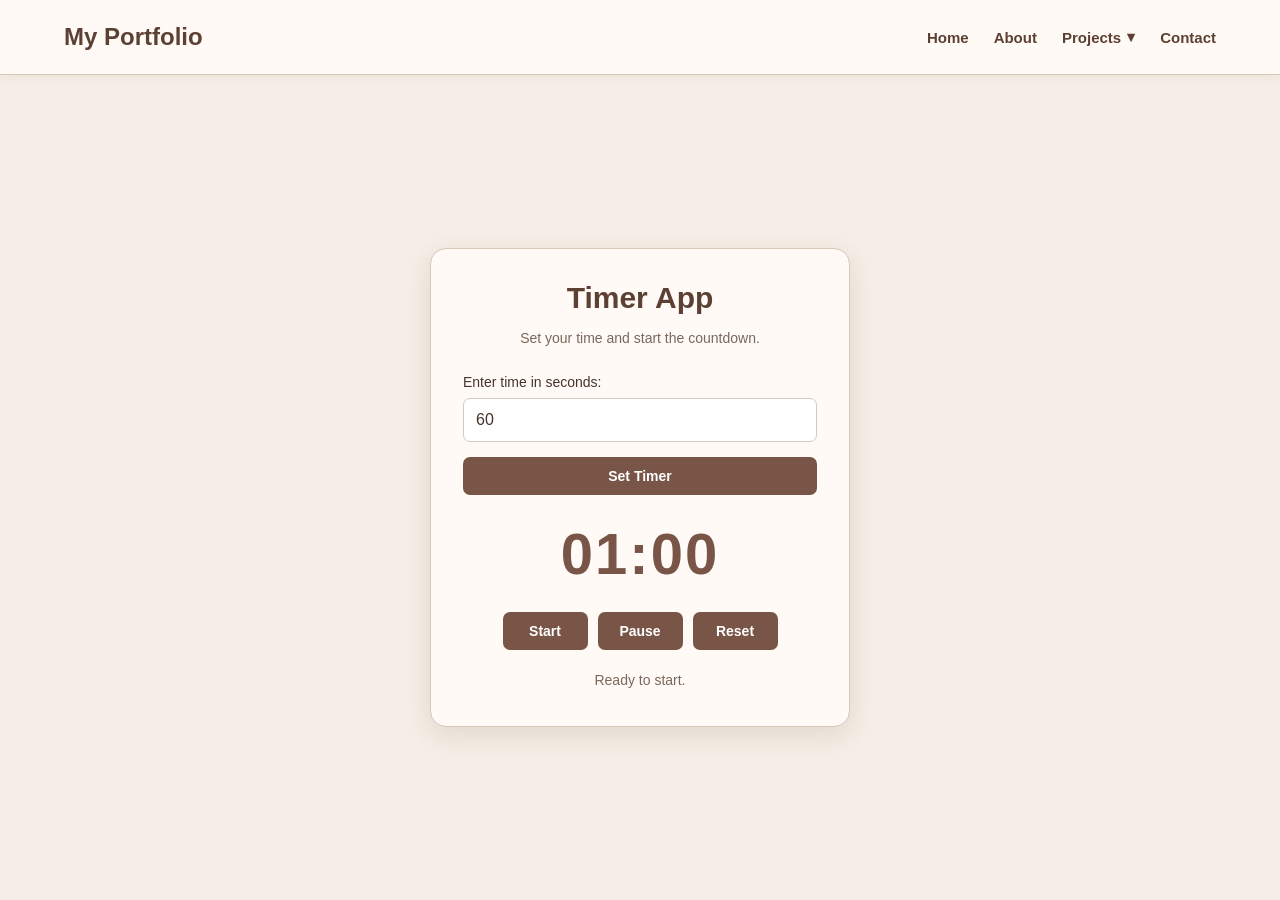
<file: WB pr/portfolio/project6/timer.html>
<!DOCTYPE html>
<html lang="en">
<head>
    <meta charset="UTF-8">
    <meta name="viewport" content="width=device-width, initial-scale=1.0">
    <title>Timer App | My Portfolio</title>

    <style>
        /* =========================
           GLOBAL STYLES
        ========================= */
        * {
            box-sizing: border-box;
        }

        :root {
            --bg: #f5eee6;
            --surface: #fffaf5;
            --primary: #795548;
            --primary-dark: #5c4033;
            --accent: #a47148;
            --border: #d8c8b8;
            --text: #46352c;
            --muted: #79685d;
            --shadow: 0 8px 25px rgba(92, 64, 51, 0.12);
        }

        html {
            min-height: 100%;
            scroll-behavior: smooth;
        }

        body {
            margin: 0;
            min-height: 100vh;
            font-family: Arial, sans-serif;
            background: var(--bg);
            color: var(--text);
        }

        button,
        input {
            font: inherit;
        }

        /* =========================
           NAVBAR
        ========================= */
        .navbar {
            position: fixed;
            top: 0;
            left: 0;
            width: 100%;
            min-height: 75px;
            padding: 15px 5%;
            display: flex;
            justify-content: space-between;
            align-items: center;
            gap: 25px;
            background: var(--surface);
            border-bottom: 1px solid var(--border);
            box-shadow: 0 2px 10px rgba(92, 64, 51, 0.06);
            z-index: 1000;
        }

        .logo {
            color: var(--primary-dark);
            font-size: 24px;
            font-weight: bold;
            text-decoration: none;
            white-space: nowrap;
        }

        .nav-links {
            display: flex;
            align-items: center;
            gap: 25px;
        }

        .nav-links > a,
        .dropbtn {
            color: var(--primary-dark);
            font-size: 15px;
            font-weight: 600;
            text-decoration: none;
            background: transparent;
            border: none;
            cursor: pointer;
            padding: 10px 0;
            transition: color 0.2s ease;
        }

        .nav-links > a:hover,
        .dropbtn:hover {
            color: var(--accent);
        }

        /* Projects dropdown */
        .dropdown {
            position: relative;
        }

        .dropbtn {
            display: flex;
            align-items: center;
            gap: 6px;
        }

        .dropdown-content {
            display: none;
            position: absolute;
            top: calc(100% + 8px);
            left: 0;
            min-width: 205px;
            max-height: 70vh;
            overflow-y: auto;
            background: var(--surface);
            border: 1px solid var(--border);
            border-radius: 8px;
            box-shadow: var(--shadow);
            z-index: 1100;
        }

        .dropdown.active .dropdown-content {
            display: block;
        }

        .dropdown-content a {
            display: block;
            padding: 12px 16px;
            color: var(--primary-dark);
            font-size: 14px;
            text-decoration: none;
            transition: background 0.2s ease;
        }

        .dropdown-content a:hover {
            background: #eee0d1;
        }

        /* =========================
           MAIN CONTENT
           Keeps timer centered BELOW navbar
        ========================= */
        .page-content {
            min-height: 100vh;
            padding: 105px 20px 30px;
            display: flex;
            justify-content: center;
            align-items: center;
        }

        /* =========================
           TIMER CONTAINER
        ========================= */
        .timer-container {
            width: 100%;
            max-width: 420px;
            padding: 32px;
            background: var(--surface);
            border: 1px solid var(--border);
            border-radius: 16px;
            text-align: center;
            box-shadow: var(--shadow);
        }

        .timer-container h1 {
            margin: 0 0 12px;
            color: var(--primary-dark);
            font-size: 30px;
        }

        .description {
            margin: 0 0 25px;
            color: var(--muted);
            font-size: 14px;
            line-height: 1.6;
        }

        label {
            display: block;
            margin-bottom: 8px;
            color: var(--text);
            font-size: 14px;
            text-align: left;
        }

        input {
            display: block;
            width: 100%;
            padding: 12px;
            margin: 0 0 15px;
            color: var(--text);
            background: #fff;
            border: 1px solid var(--border);
            border-radius: 7px;
            outline: none;
            transition: border-color 0.2s, box-shadow 0.2s;
        }

        input:focus {
            border-color: var(--accent);
            box-shadow: 0 0 0 3px rgba(164, 113, 72, 0.14);
        }

        /* =========================
           BUTTONS
        ========================= */
        .timer-container button {
            padding: 11px 17px;
            border: none;
            border-radius: 7px;
            background: var(--primary);
            color: white;
            font-size: 14px;
            font-weight: 600;
            cursor: pointer;
            transition: background 0.2s, transform 0.2s;
        }

        .timer-container button:hover {
            background: var(--primary-dark);
        }

        .timer-container button:active {
            transform: scale(0.97);
        }

        .set-button {
            width: 100%;
        }

        .buttons {
            display: flex;
            justify-content: center;
            flex-wrap: wrap;
            gap: 10px;
            margin-top: 15px;
        }

        .buttons button {
            min-width: 85px;
        }

        /* =========================
           TIMER DISPLAY
        ========================= */
        #display {
            margin: 25px 0;
            color: var(--primary);
            font-size: clamp(42px, 10vw, 58px);
            font-weight: bold;
            font-variant-numeric: tabular-nums;
            letter-spacing: 2px;
        }

        #status {
            min-height: 24px;
            margin: 20px 0 0;
            color: var(--muted);
            font-size: 14px;
            line-height: 1.5;
        }

        /* =========================
           MOBILE RESPONSIVENESS
        ========================= */
        @media (max-width: 700px) {
            .navbar {
                padding: 12px 18px;
                flex-direction: column;
                align-items: flex-start;
                gap: 8px;
            }

            .logo {
                font-size: 22px;
            }

            .nav-links {
                width: 100%;
                flex-wrap: wrap;
                gap: 10px 18px;
            }

            .nav-links > a,
            .dropbtn {
                font-size: 14px;
            }

            .dropdown-content {
                left: 0;
                min-width: 190px;
            }

            .page-content {
                padding: 150px 16px 30px;
                min-height: 100vh;
            }

            .timer-container {
                padding: 25px 20px;
            }
        }

        @media (max-width: 380px) {
            .nav-links {
                gap: 8px 12px;
            }

            .timer-container h1 {
                font-size: 26px;
            }

            .buttons {
                gap: 7px;
            }

            .buttons button {
                min-width: 75px;
                padding: 10px 12px;
            }
        }
    </style>
</head>

<body>

    <!-- =========================
         NAVBAR
    ========================= -->
    <nav class="navbar" aria-label="Main navigation">
        <a href="../index.html" class="logo">My Portfolio</a>

        <div class="nav-links">
            <a href="../index.html">Home</a>
            <a href="../index.html#about">About</a>

            <div class="dropdown">
                <button
                    type="button"
                    class="dropbtn"
                    aria-expanded="false"
                    aria-haspopup="true"
                >
                    Projects <span aria-hidden="true">▾</span>
                </button>

                <div class="dropdown-content">
                    <a href="../project1/para.html">Project 1</a>
                    <a href="../project2/colorpicker.html">Color Picker</a>
                    <a href="../project3/clock.html">Digital Clock</a>
                    <a href="../project4/calculator.html">Calculator</a>
                    <a href="../project5/api.html">API Fetch</a>
                    <a href="../project6/timer.html">Timer</a>
                    <a href="../project7/signal.html">Traffic Signal</a>
                    <a href="../project8/registrationform.html">Registration Form</a>
                    <a href="../project9/imageslider.html">Image Slider</a>
                    <a href="../project10/todo.html">To-Do List</a>
                </div>
            </div>

            <a href="../index.html#contact">Contact</a>
        </div>
    </nav>

    <!-- =========================
         TIMER APP
    ========================= -->
    <main class="page-content">
        <section class="timer-container" aria-labelledby="timer-title">
            <h1 id="timer-title">Timer App</h1>

            <p class="description">
                Set your time and start the countdown.
            </p>

            <label for="customTime">Enter time in seconds:</label>

            <input
                type="number"
                id="customTime"
                min="1"
                max="86400"
                step="1"
                value="60"
            >

            <button type="button" id="setTimer" class="set-button">
                Set Timer
            </button>

            <div id="display" role="timer" aria-label="Time remaining">
                01:00
            </div>

            <div class="buttons">
                <button type="button" id="start">Start</button>
                <button type="button" id="pause">Pause</button>
                <button type="button" id="reset">Reset</button>
            </div>

            <p id="status" role="status" aria-live="polite">
                Ready to start.
            </p>
        </section>
    </main>

    <!-- =========================
         JAVASCRIPT
    ========================= -->
    <script>
        // Projects dropdown
        const dropdown = document.querySelector(".dropdown");
        const dropButton = document.querySelector(".dropbtn");

        dropButton.addEventListener("click", function (event) {
            event.stopPropagation();

            const isOpen = dropdown.classList.toggle("active");
            dropButton.setAttribute("aria-expanded", String(isOpen));
        });

        document.addEventListener("click", function (event) {
            if (!dropdown.contains(event.target)) {
                dropdown.classList.remove("active");
                dropButton.setAttribute("aria-expanded", "false");
            }
        });

        document.addEventListener("keydown", function (event) {
            if (event.key === "Escape") {
                dropdown.classList.remove("active");
                dropButton.setAttribute("aria-expanded", "false");
                dropButton.focus();
            }
        });

        // Timer elements
        const customTime = document.getElementById("customTime");
        const display = document.getElementById("display");
        const status = document.getElementById("status");

        let remainingSeconds = 60;
        let initialSeconds = 60;
        let timerId = null;
        let endTime = null;

        // Format seconds as MM:SS or HH:MM:SS
        function formatTime(seconds) {
            const hours = Math.floor(seconds / 3600);
            const minutes = Math.floor((seconds % 3600) / 60);
            const remaining = seconds % 60;

            if (hours > 0) {
                return [
                    String(hours).padStart(2, "0"),
                    String(minutes).padStart(2, "0"),
                    String(remaining).padStart(2, "0")
                ].join(":");
            }

            return String(minutes).padStart(2, "0") + ":" +
                   String(remaining).padStart(2, "0");
        }

        function updateDisplay() {
            display.textContent = formatTime(remainingSeconds);
        }

        function stopTimer() {
            if (timerId !== null) {
                clearInterval(timerId);
                timerId = null;
            }

            endTime = null;
        }

        function tick() {
            if (endTime === null) return;

            remainingSeconds = Math.max(
                0,
                Math.ceil((endTime - Date.now()) / 1000)
            );

            updateDisplay();

            if (remainingSeconds <= 0) {
                stopTimer();
                status.textContent = "Time is up!";
            }
        }

        // Set timer
        document.getElementById("setTimer")
            .addEventListener("click", function () {
                const value = Number(customTime.value);

                if (
                    !Number.isInteger(value) ||
                    value < 1 ||
                    value > 86400
                ) {
                    status.textContent =
                        "Enter a whole number from 1 to 86400.";
                    return;
                }

                stopTimer();

                initialSeconds = value;
                remainingSeconds = value;

                updateDisplay();
                status.textContent = "Timer set successfully.";
            });

        // Start timer
        document.getElementById("start")
            .addEventListener("click", function () {
                if (timerId !== null) return;

                if (remainingSeconds <= 0) {
                    status.textContent = "Set a new timer first.";
                    return;
                }

                endTime = Date.now() + remainingSeconds * 1000;
                status.textContent = "Timer is running.";

                // Update immediately, then refresh the display regularly.
                tick();
                timerId = setInterval(tick, 200);
            });

        // Pause timer
        document.getElementById("pause")
            .addEventListener("click", function () {
                if (timerId === null) {
                    status.textContent = "Timer is not running.";
                    return;
                }

                tick();
                stopTimer();
                status.textContent =
                    remainingSeconds > 0
                        ? "Timer paused."
                        : "Time is up!";
            });

        // Reset timer
        document.getElementById("reset")
            .addEventListener("click", function () {
                stopTimer();
                remainingSeconds = initialSeconds;
                updateDisplay();
                status.textContent = "Timer reset.";
            });

        // Initial display
        updateDisplay();
    </script>

</body>
</html>
</file>
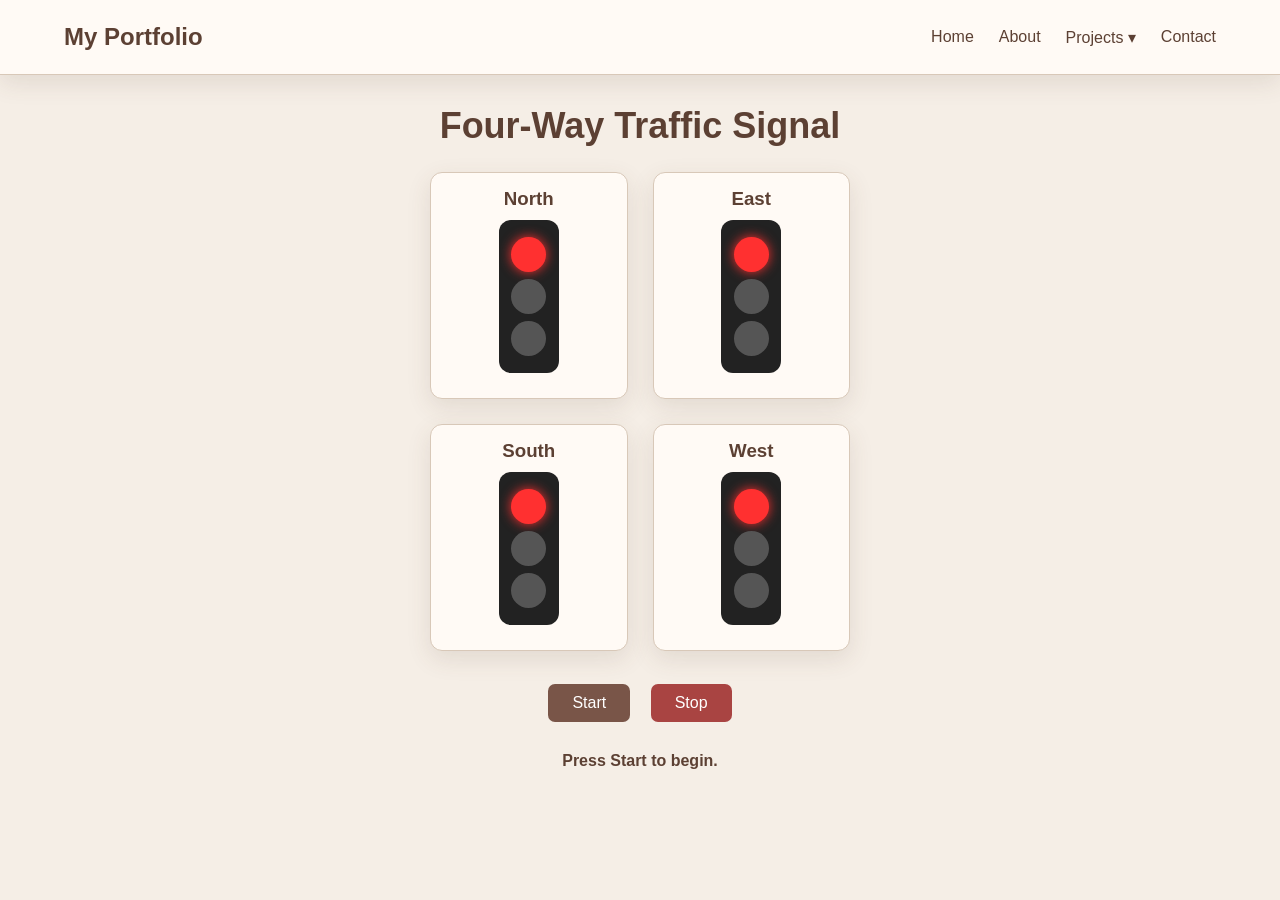
<file: WB pr/portfolio/project7/signal.html>
<!DOCTYPE html>
<html lang="en">
<head>
    <meta charset="UTF-8">
    <meta name="viewport" content="width=device-width, initial-scale=1.0">
    <title>Four-Way Traffic Signal | My Portfolio</title>

    <style>
        * {
            box-sizing: border-box;
            margin: 0;
            padding: 0;
        }

        :root {
            --bg: #f5eee6;
            --surface: #fffaf5;
            --primary: #795548;
            --primary-dark: #5c4033;
            --accent: #a47148;
            --border: #d8c8b8;
            --text: #46352c;
            --hover: #eee0d1;
            --shadow: 0 8px 25px rgba(92, 64, 51, 0.12);
        }

        body {
            font-family: Arial, sans-serif;
            text-align: center;
            background: var(--bg);
            color: var(--text);
            min-height: 100vh;
            padding-top: 75px;
        }

        /* NAVBAR */
        .navbar {
            position: fixed;
            top: 0;
            left: 0;
            width: 100%;
            min-height: 75px;
            padding: 15px 5%;
            display: flex;
            justify-content: space-between;
            align-items: center;
            gap: 25px;
            background: var(--surface);
            border-bottom: 1px solid var(--border);
            box-shadow: var(--shadow);
            z-index: 9999;
        }

        .logo {
            color: var(--primary-dark);
            font-size: 24px;
            font-weight: bold;
            text-decoration: none;
            white-space: nowrap;
        }

        .nav-links {
            display: flex;
            align-items: center;
            gap: 25px;
        }

        .nav-links > a,
        .dropbtn {
            color: var(--primary-dark);
            font-family: inherit;
            font-size: 16px;
            text-decoration: none;
            background: none;
            border: none;
            cursor: pointer;
            padding: 8px 0;
            transition: color 0.2s ease;
        }

        .nav-links > a:hover,
        .dropbtn:hover {
            color: var(--accent);
        }

        /* PROJECTS DROPDOWN */
        .dropdown {
            position: relative;
        }

        .dropdown-content {
            display: none;
            position: absolute;
            top: calc(100% + 8px);
            left: 0;
            min-width: 210px;
            max-height: 70vh;
            overflow-y: auto;
            background: var(--surface);
            border: 1px solid var(--border);
            border-radius: 8px;
            box-shadow: var(--shadow);
            z-index: 10000;
            text-align: left;
        }

        .dropdown.active .dropdown-content {
            display: block;
        }

        .dropdown-content a {
            display: block;
            padding: 12px 16px;
            color: var(--primary-dark);
            text-decoration: none;
            transition: background 0.2s ease;
        }

        .dropdown-content a:hover {
            background: var(--hover);
        }

        /* TRAFFIC SIGNAL DISPLAY */
        h1 {
            color: var(--primary-dark);
            font-size: clamp(26px, 5vw, 36px);
            margin: 30px 15px 20px;
        }

        .intersection {
            display: grid;
            grid-template-columns: 1fr 1fr;
            gap: 25px;
            width: min(100% - 30px, 420px);
            margin: 25px auto;
        }

        .path {
            background: var(--surface);
            padding: 15px;
            border: 1px solid var(--border);
            border-radius: 12px;
            box-shadow: var(--shadow);
        }

        .path h3 {
            color: var(--primary-dark);
            margin-bottom: 8px;
        }

        /* Original signal lights preserved */
        .signal {
            background: #222;
            width: 60px;
            padding: 10px 0;
            margin: 10px auto;
            border-radius: 12px;
        }

        .light {
            width: 35px;
            height: 35px;
            margin: 7px auto;
            border-radius: 50%;
            background: #555;
        }

        .red.active {
            background: #ff3030;
            box-shadow: 0 0 12px #ff3030;
        }

        .yellow.active {
            background: #ffd633;
            box-shadow: 0 0 12px #ffd633;
        }

        .green.active {
            background: #22c55e;
            box-shadow: 0 0 12px #22c55e;
        }

        /* CONTROL BUTTONS */
        button.control-btn {
            padding: 10px 24px;
            margin: 8px;
            border: none;
            border-radius: 7px;
            color: white;
            background: var(--primary);
            font-size: 16px;
            cursor: pointer;
            transition: background 0.2s ease;
        }

        button.control-btn:hover {
            background: var(--primary-dark);
        }

        #stopBtn {
            background: #a94442;
        }

        #stopBtn:hover {
            background: #843532;
        }

        #status {
            font-weight: bold;
            color: var(--primary-dark);
            margin: 18px 15px 30px;
            line-height: 1.6;
        }

        /* MOBILE LAYOUT */
        @media (max-width: 700px) {
            body {
                padding-top: 140px;
            }

            .navbar {
                flex-direction: column;
                align-items: flex-start;
                gap: 10px;
                padding: 12px 5%;
            }

            .nav-links {
                width: 100%;
                flex-wrap: wrap;
                gap: 10px 18px;
            }

            .nav-links > a,
            .dropbtn {
                font-size: 14px;
            }

            .intersection {
                gap: 14px;
            }

            .path {
                padding: 12px 8px;
            }
        }

        @media (max-width: 350px) {
            .intersection {
                grid-template-columns: 1fr;
                max-width: 200px;
            }
        }
    </style>
</head>

<body>

    <!-- NAVBAR -->
    <nav class="navbar">
        <a href="../index.html" class="logo">My Portfolio</a>

        <div class="nav-links">
            <a href="../index.html">Home</a>
            <a href="../index.html#about">About</a>

            <div class="dropdown">
                <button
                    type="button"
                    class="dropbtn"
                    aria-expanded="false"
                    aria-haspopup="true"
                >
                    Projects ▾
                </button>

                <div class="dropdown-content">
                    <a href="../project1/para.html">Project 1</a>
                    <a href="../project2/colorpicker.html">Color Picker</a>
                    <a href="../project3/clock.html">Digital Clock</a>
                    <a href="../project4/calculator.html">Calculator</a>
                    <a href="../project5/api.html">API Fetch</a>
                    <a href="../project6/timer.html">Timer</a>
                    <a href="../project7/signal.html">Traffic Signal</a>
                    <a href="../project8/registrationform.html">Registration Form</a>
                    <a href="../project9/imageslider.html">Image Slider</a>
                    <a href="../project10/todo.html">To-Do List</a>
                </div>
            </div>

            <a href="../index.html#contact">Contact</a>
        </div>
    </nav>

    <!-- FOUR-WAY TRAFFIC SIGNAL -->
    <h1>Four-Way Traffic Signal</h1>

    <div class="intersection">
        <div class="path">
            <h3>North</h3>
            <div class="signal">
                <div class="light red"></div>
                <div class="light yellow"></div>
                <div class="light green"></div>
            </div>
        </div>

        <div class="path">
            <h3>East</h3>
            <div class="signal">
                <div class="light red"></div>
                <div class="light yellow"></div>
                <div class="light green"></div>
            </div>
        </div>

        <div class="path">
            <h3>South</h3>
            <div class="signal">
                <div class="light red"></div>
                <div class="light yellow"></div>
                <div class="light green"></div>
            </div>
        </div>

        <div class="path">
            <h3>West</h3>
            <div class="signal">
                <div class="light red"></div>
                <div class="light yellow"></div>
                <div class="light green"></div>
            </div>
        </div>
    </div>

    <button type="button" class="control-btn" id="startBtn">Start</button>
    <button type="button" class="control-btn" id="stopBtn">Stop</button>

    <p id="status" aria-live="polite">
        Press Start to begin.
    </p>

    <script>
        // TRAFFIC SIGNAL LOGIC
        // Signal sequence and timings are unchanged.

        const paths = document.querySelectorAll(".path");
        const status = document.getElementById("status");
        const startBtn = document.getElementById("startBtn");
        const stopBtn = document.getElementById("stopBtn");

        const pathNames = ["North", "East", "South", "West"];

        let currentIndex = 0;
        let running = false;
        let phaseTimer;
        let countdownTimer;
        let phaseEndsAt = 0;

        function setLights(activeIndex, color) {
            paths.forEach((path, index) => {
                const red = path.querySelector(".red");
                const yellow = path.querySelector(".yellow");
                const green = path.querySelector(".green");

                red.classList.remove("active");
                yellow.classList.remove("active");
                green.classList.remove("active");

                if (index !== activeIndex || color === "red") {
                    red.classList.add("active");
                } else {
                    path.querySelector("." + color).classList.add("active");
                }
            });
        }

        function startPhase(color, duration, nextPhase) {
            if (!running) return;

            setLights(currentIndex, color);
            phaseEndsAt = Date.now() + duration;

            updateStatus(color);

            clearTimeout(phaseTimer);

            phaseTimer = setTimeout(() => {
                if (running) nextPhase();
            }, duration);
        }

        function updateStatus(color) {
            const seconds = Math.max(
                0,
                Math.ceil((phaseEndsAt - Date.now()) / 1000)
            );

            status.textContent =
                pathNames[currentIndex] + ": " +
                color.toUpperCase() + " — " +
                seconds + " second(s) remaining";
        }

        function runSignal() {
            startPhase("green", 4000, () => {
                startPhase("yellow", 2000, () => {
                    setLights(currentIndex, "red");
                    currentIndex = (currentIndex + 1) % paths.length;
                    runSignal();
                });
            });
        }

        startBtn.addEventListener("click", () => {
            if (running) return;

            running = true;
            currentIndex = 0;

            clearInterval(countdownTimer);

            countdownTimer = setInterval(() => {
                if (running) {
                    const color = paths[currentIndex].querySelector(".green.active")
                        ? "green"
                        : "yellow";

                    updateStatus(color);
                }
            }, 250);

            runSignal();
        });

        stopBtn.addEventListener("click", () => {
            running = false;

            clearTimeout(phaseTimer);
            clearInterval(countdownTimer);

            setLights(-1, "red");
            status.textContent = "Signals stopped. All directions are red.";
        });

        // PROJECTS DROPDOWN
        const dropdown = document.querySelector(".dropdown");
        const dropButton = document.querySelector(".dropbtn");

        dropButton.addEventListener("click", function (event) {
            event.stopPropagation();

            const isOpen = dropdown.classList.toggle("active");
            dropButton.setAttribute("aria-expanded", String(isOpen));
        });

        // Close dropdown when clicking outside
        document.addEventListener("click", function (event) {
            if (!dropdown.contains(event.target)) {
                dropdown.classList.remove("active");
                dropButton.setAttribute("aria-expanded", "false");
            }
        });

        // Close dropdown with Escape key
        document.addEventListener("keydown", function (event) {
            if (event.key === "Escape") {
                dropdown.classList.remove("active");
                dropButton.setAttribute("aria-expanded", "false");
                dropButton.focus();
            }
        });

        // Show all-red state before starting
        setLights(-1, "red");
    </script>

</body>
</html>
</file>
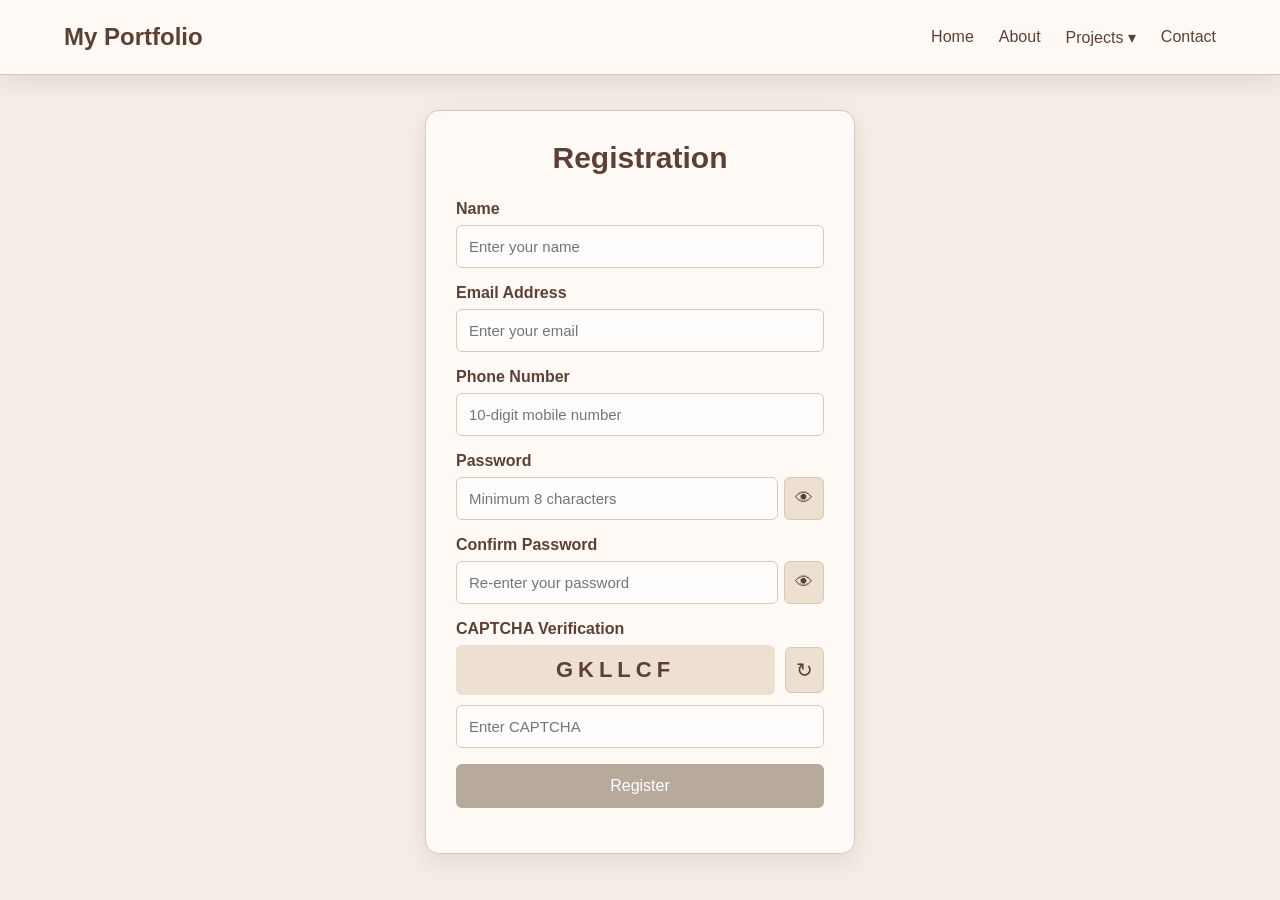
<file: WB pr/portfolio/project8/registrationform.html>
<!DOCTYPE html>
<html lang="en">
<head>
    <meta charset="UTF-8">
    <meta name="viewport" content="width=device-width, initial-scale=1.0">
    <title>Registration Form | My Portfolio</title>

    <style>
        * {
            box-sizing: border-box;
            margin: 0;
            padding: 0;
        }

        :root {
            --bg: #f5eee6;
            --surface: #fffaf5;
            --primary: #795548;
            --primary-dark: #5c4033;
            --accent: #a47148;
            --border: #d8c8b8;
            --text: #46352c;
            --hover: #eee0d1;
            --shadow: 0 8px 25px rgba(92, 64, 51, 0.12);
        }

        body {
            font-family: Arial, sans-serif;
            background: var(--bg);
            color: var(--text);
            min-height: 100vh;
            padding-top: 75px;
        }

        /* NAVBAR */
        .navbar {
            position: fixed;
            top: 0;
            left: 0;
            width: 100%;
            min-height: 75px;
            padding: 15px 5%;
            display: flex;
            justify-content: space-between;
            align-items: center;
            gap: 25px;
            background: var(--surface);
            border-bottom: 1px solid var(--border);
            box-shadow: var(--shadow);
            z-index: 9999;
        }

        .logo {
            color: var(--primary-dark);
            font-size: 24px;
            font-weight: bold;
            text-decoration: none;
            white-space: nowrap;
        }

        .nav-links {
            display: flex;
            align-items: center;
            gap: 25px;
        }

        .nav-links > a,
        .dropbtn {
            color: var(--primary-dark);
            font-family: inherit;
            font-size: 16px;
            text-decoration: none;
            background: none;
            border: none;
            cursor: pointer;
            padding: 8px 0;
        }

        .nav-links > a:hover,
        .dropbtn:hover {
            color: var(--accent);
        }

        /* PROJECTS DROPDOWN */
        .dropdown {
            position: relative;
        }

        .dropdown-content {
            display: none;
            position: absolute;
            top: calc(100% + 8px);
            left: 0;
            min-width: 210px;
            max-height: 70vh;
            overflow-y: auto;
            background: var(--surface);
            border: 1px solid var(--border);
            border-radius: 8px;
            box-shadow: var(--shadow);
            z-index: 10000;
        }

        .dropdown.active .dropdown-content {
            display: block;
        }

        .dropdown-content a {
            display: block;
            padding: 12px 16px;
            color: var(--primary-dark);
            text-decoration: none;
        }

        .dropdown-content a:hover {
            background: var(--hover);
        }

        /* REGISTRATION FORM */
        .main-content {
            display: flex;
            justify-content: center;
            align-items: flex-start;
            padding: 35px 20px;
        }

        .form-container {
            width: 100%;
            max-width: 430px;
            background: var(--surface);
            padding: 30px;
            border: 1px solid var(--border);
            border-radius: 14px;
            box-shadow: var(--shadow);
        }

        h1 {
            text-align: center;
            color: var(--primary-dark);
            margin-bottom: 25px;
            font-size: 30px;
        }

        .form-group {
            margin-bottom: 16px;
        }

        label {
            display: block;
            margin-bottom: 7px;
            font-weight: bold;
            color: var(--primary-dark);
        }

        input {
            width: 100%;
            min-width: 0;
            padding: 12px;
            border: 1px solid var(--border);
            border-radius: 6px;
            background: #fffdfb;
            color: var(--text);
            font-size: 15px;
        }

        input:focus {
            outline: 2px solid var(--accent);
            border-color: var(--accent);
        }

        .password-wrapper {
            display: flex;
            align-items: center;
            gap: 6px;
        }

        .password-wrapper input {
            flex: 1;
        }

        .toggle-password {
            flex-shrink: 0;
            background: var(--hover);
            color: var(--primary-dark);
            border: 1px solid var(--border);
            border-radius: 6px;
            padding: 10px;
            cursor: pointer;
            font-size: 18px;
        }

        .toggle-password:hover,
        #refreshCaptcha:hover {
            background: #e3d0bd;
        }

        /* CAPTCHA */
        .captcha-box {
            display: flex;
            align-items: center;
            gap: 10px;
            margin-bottom: 10px;
        }

        #captchaText {
            flex: 1;
            padding: 12px;
            background: var(--hover);
            color: var(--primary-dark);
            font-size: 22px;
            font-weight: bold;
            letter-spacing: 5px;
            text-align: center;
            border-radius: 6px;
            user-select: none;
            overflow-wrap: anywhere;
        }

        #refreshCaptcha {
            padding: 10px;
            border: 1px solid var(--border);
            border-radius: 6px;
            cursor: pointer;
            background: var(--hover);
            color: var(--primary-dark);
            font-size: 20px;
        }

        /* REGISTER BUTTON */
        #submitButton {
            width: 100%;
            padding: 13px;
            background: var(--primary);
            color: white;
            border: none;
            border-radius: 6px;
            font-size: 16px;
            cursor: pointer;
            transition: background 0.2s ease;
        }

        #submitButton:hover:not(:disabled) {
            background: var(--primary-dark);
        }

        #submitButton:disabled {
            background: #b8a99d;
            cursor: not-allowed;
        }

        .message {
            font-size: 13px;
            margin-top: 5px;
            line-height: 1.5;
        }

        #status {
            text-align: center;
            margin-top: 15px;
            line-height: 1.5;
            overflow-wrap: anywhere;
        }

        /* MOBILE LAYOUT */
        @media (max-width: 700px) {
            body {
                padding-top: 140px;
            }

            .navbar {
                flex-direction: column;
                align-items: flex-start;
                gap: 10px;
                padding: 12px 5%;
            }

            .nav-links {
                width: 100%;
                flex-wrap: wrap;
                gap: 10px 18px;
            }

            .nav-links > a,
            .dropbtn {
                font-size: 14px;
            }

            .main-content {
                padding: 25px 15px;
            }

            .form-container {
                padding: 25px 20px;
            }
        }
    </style>
</head>

<body>

    <!-- NAVBAR -->
    <nav class="navbar">
        <a href="../index.html" class="logo">My Portfolio</a>

        <div class="nav-links">
            <a href="../index.html">Home</a>
            <a href="../index.html#about">About</a>

            <div class="dropdown">
                <button
                    type="button"
                    class="dropbtn"
                    aria-expanded="false"
                    aria-haspopup="true"
                >
                    Projects ▾
                </button>

                <div class="dropdown-content">
                    <a href="../project1/para.html">Project 1</a>
                    <a href="../project2/colorpicker.html">Color Picker</a>
                    <a href="../project3/clock.html">Digital Clock</a>
                    <a href="../project4/calculator.html">Calculator</a>
                    <a href="../project5/api.html">API Fetch</a>
                    <a href="../project6/timer.html">Timer</a>
                    <a href="../project7/signal.html">Traffic Signal</a>
                    <a href="../project8/registrationform.html">Registration Form</a>
                    <a href="../project9/imageslider.html">Image Slider</a>
                    <a href="../project10/todo.html">To-Do List</a>
                </div>
            </div>

            <a href="../index.html#contact">Contact</a>
        </div>
    </nav>

    <!-- REGISTRATION FORM -->
    <main class="main-content">
        <div class="form-container">
            <h1>Registration</h1>

            <form id="registrationForm">
                <div class="form-group">
                    <label for="name">Name</label>
                    <input
                        type="text"
                        id="name"
                        placeholder="Enter your name"
                        autocomplete="name"
                        required
                    >
                </div>

                <div class="form-group">
                    <label for="email">Email Address</label>
                    <input
                        type="email"
                        id="email"
                        placeholder="Enter your email"
                        autocomplete="email"
                        required
                    >
                </div>

                <div class="form-group">
                    <label for="phone">Phone Number</label>
                    <input
                        type="tel"
                        id="phone"
                        placeholder="10-digit mobile number"
                        pattern="[0-9]{10}"
                        maxlength="10"
                        inputmode="numeric"
                        autocomplete="tel"
                        required
                    >
                </div>

                <div class="form-group">
                    <label for="password">Password</label>

                    <div class="password-wrapper">
                        <input
                            type="password"
                            id="password"
                            placeholder="Minimum 8 characters"
                            minlength="8"
                            autocomplete="new-password"
                            required
                        >

                        <button
                            type="button"
                            class="toggle-password"
                            data-target="password"
                            aria-label="Show password"
                            aria-pressed="false"
                        >👁</button>
                    </div>
                </div>

                <div class="form-group">
                    <label for="confirmPassword">Confirm Password</label>

                    <div class="password-wrapper">
                        <input
                            type="password"
                            id="confirmPassword"
                            placeholder="Re-enter your password"
                            minlength="8"
                            autocomplete="new-password"
                            required
                        >

                        <button
                            type="button"
                            class="toggle-password"
                            data-target="confirmPassword"
                            aria-label="Show confirm password"
                            aria-pressed="false"
                        >👁</button>
                    </div>

                    <p id="passwordMessage" class="message"></p>
                </div>

                <div class="form-group">
                    <label for="captchaInput">CAPTCHA Verification</label>

                    <div class="captcha-box">
                        <span id="captchaText"></span>

                        <button
                            type="button"
                            id="refreshCaptcha"
                            aria-label="Generate new CAPTCHA"
                        >↻</button>
                    </div>

                    <input
                        type="text"
                        id="captchaInput"
                        placeholder="Enter CAPTCHA"
                        autocomplete="off"
                        required
                    >
                </div>

                <button type="submit" id="submitButton" disabled>
                    Register
                </button>

                <p id="status" role="status" aria-live="polite"></p>
            </form>
        </div>
    </main>

    <script>
        // REGISTRATION FORM
        const form = document.getElementById("registrationForm");
        const password = document.getElementById("password");
        const confirmPassword = document.getElementById("confirmPassword");
        const captchaText = document.getElementById("captchaText");
        const captchaInput = document.getElementById("captchaInput");
        const submitButton = document.getElementById("submitButton");
        const passwordMessage = document.getElementById("passwordMessage");
        const status = document.getElementById("status");

        let captchaCode = "";

        function generateCaptcha() {
            const characters = "ABCDEFGHJKLMNPQRSTUVWXYZ23456789";
            captchaCode = "";

            for (let i = 0; i < 6; i++) {
                captchaCode += characters[
                    Math.floor(Math.random() * characters.length)
                ];
            }

            captchaText.textContent = captchaCode;
            captchaInput.value = "";
            checkForm();
        }

        function checkForm() {
            const passwordsMatch =
                password.value !== "" &&
                password.value === confirmPassword.value;

            const captchaMatches =
                captchaInput.value.trim().toUpperCase() === captchaCode;

            passwordMessage.textContent =
                confirmPassword.value === ""
                    ? ""
                    : passwordsMatch
                        ? "Passwords match."
                        : "Passwords do not match.";

            passwordMessage.style.color =
                passwordsMatch ? "#477a42" : "#b42318";

            submitButton.disabled = !(
                form.checkValidity() &&
                passwordsMatch &&
                captchaMatches
            );
        }

        // Show or hide passwords
        document.querySelectorAll(".toggle-password").forEach(function (button) {
            button.addEventListener("click", function () {
                const input = document.getElementById(button.dataset.target);
                const showing = input.type === "text";

                input.type = showing ? "password" : "text";

                button.setAttribute(
                    "aria-label",
                    showing ? "Show password" : "Hide password"
                );

                button.setAttribute("aria-pressed", String(!showing));
            });
        });

        form.addEventListener("input", checkForm);

        document.getElementById("refreshCaptcha").addEventListener(
            "click",
            generateCaptcha
        );

        form.addEventListener("submit", function (event) {
            event.preventDefault();
            checkForm();

            if (submitButton.disabled) {
                status.textContent =
                    "Please check all fields, password matching, and CAPTCHA.";
                return;
            }

            status.textContent =
                "Registration successful! This is a demonstration only.";

            form.reset();

            document.querySelectorAll(".toggle-password").forEach(function (button) {
                const input = document.getElementById(button.dataset.target);
                input.type = "password";
                button.setAttribute("aria-pressed", "false");
                button.setAttribute("aria-label", "Show password");
            });

            passwordMessage.textContent = "";
            generateCaptcha();
            checkForm();
        });

        generateCaptcha();

        // PROJECTS DROPDOWN
        const dropdown = document.querySelector(".dropdown");
        const dropButton = document.querySelector(".dropbtn");

        dropButton.addEventListener("click", function (event) {
            event.stopPropagation();

            const isOpen = dropdown.classList.toggle("active");
            dropButton.setAttribute("aria-expanded", String(isOpen));
        });

        // Close when clicking outside
        document.addEventListener("click", function (event) {
            if (!dropdown.contains(event.target)) {
                dropdown.classList.remove("active");
                dropButton.setAttribute("aria-expanded", "false");
            }
        });

        // Close with Escape
        document.addEventListener("keydown", function (event) {
            if (event.key === "Escape") {
                dropdown.classList.remove("active");
                dropButton.setAttribute("aria-expanded", "false");
                dropButton.focus();
            }
        });
    </script>

</body>
</html>
</file>
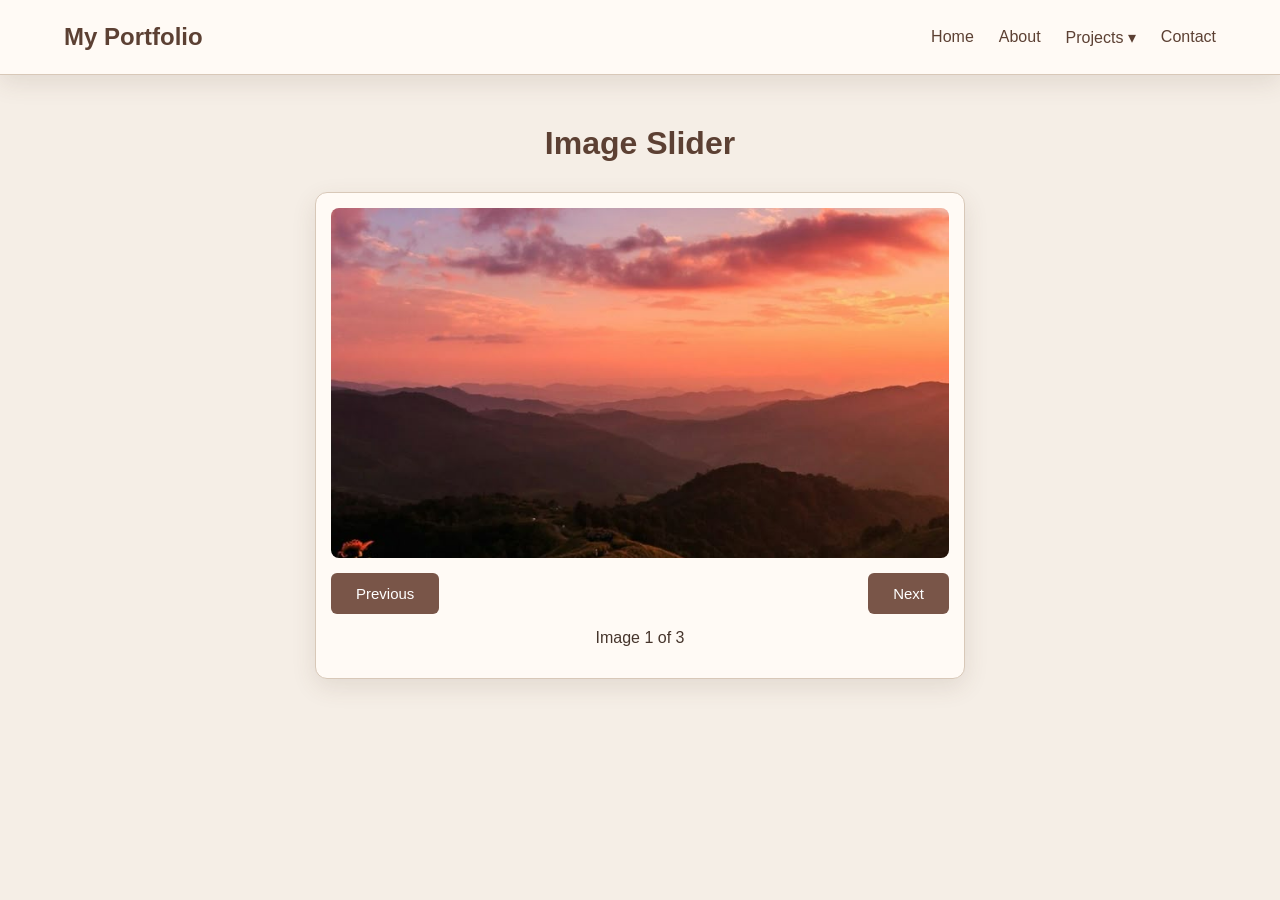
<file: WB pr/portfolio/project9/imageslider.html>
<!DOCTYPE html>
<html lang="en">
<head>
    <meta charset="UTF-8">
    <meta name="viewport" content="width=device-width, initial-scale=1.0">
    <title>Image Slider</title>

    <style>
        :root {
            --bg: #f5eee6;
            --surface: #fffaf5;
            --primary: #795548;
            --primary-dark: #5c4033;
            --accent: #a47148;
            --border: #d8c8b8;
            --text: #46352c;
            --hover: #eee0d1;
            --shadow: 0 8px 25px rgba(92, 64, 51, 0.12);
        }

        * {
            box-sizing: border-box;
        }

        body {
            font-family: Arial, sans-serif;
            background-color: var(--bg);
            color: var(--text);
            text-align: center;
            margin: 0;
            padding: 105px 15px 30px;
        }

        /* NAVBAR */
        .navbar {
            position: fixed;
            top: 0;
            left: 0;
            width: 100%;
            min-height: 75px;
            padding: 15px 5%;
            display: flex;
            justify-content: space-between;
            align-items: center;
            gap: 20px;
            background: var(--surface);
            border-bottom: 1px solid var(--border);
            box-shadow: var(--shadow);
            z-index: 9999;
        }

        .logo {
            color: var(--primary-dark);
            text-decoration: none;
            font-weight: bold;
            font-size: 24px;
            white-space: nowrap;
        }

        .nav-links {
            display: flex;
            align-items: center;
            gap: 25px;
        }

        .nav-links > a,
        .dropbtn {
            color: var(--primary-dark);
            text-decoration: none;
            font-size: 16px;
            font-family: inherit;
            background: none;
            border: none;
            cursor: pointer;
            white-space: nowrap;
        }

        .nav-links > a:hover,
        .dropbtn:hover {
            color: var(--accent);
        }

        .dropdown {
            position: relative;
        }

        .dropbtn {
            padding: 10px 0;
        }

        .dropdown-content {
            display: none;
            position: absolute;
            top: calc(100% + 8px);
            left: 0;
            min-width: 210px;
            max-height: 70vh;
            overflow-y: auto;
            background: var(--surface);
            border: 1px solid var(--border);
            border-radius: 8px;
            box-shadow: var(--shadow);
            text-align: left;
            z-index: 10000;
        }

        .dropdown.active .dropdown-content {
            display: block;
        }

        .dropdown-content a {
            display: block;
            padding: 12px 16px;
            color: var(--primary-dark);
            text-decoration: none;
            font-size: 15px;
        }

        .dropdown-content a:hover {
            background: var(--hover);
        }

        /* PAGE */
        h1 {
            color: var(--primary-dark);
            margin: 20px 0;
        }

        .slider {
            max-width: 650px;
            margin: 30px auto;
            padding: 15px;
            background: var(--surface);
            border: 1px solid var(--border);
            border-radius: 12px;
            box-shadow: var(--shadow);
        }

        #slideImage {
            width: 100%;
            height: 350px;
            object-fit: cover;
            border-radius: 8px;
            display: block;
        }

        .buttons {
            display: flex;
            justify-content: space-between;
            margin-top: 15px;
            gap: 10px;
        }

        button {
            padding: 12px 25px;
            background: var(--primary);
            color: white;
            border: none;
            border-radius: 6px;
            cursor: pointer;
            font-size: 15px;
        }

        .buttons button:hover {
            background: var(--primary-dark);
        }

        #counter {
            color: var(--text);
            margin-top: 15px;
        }

        /* MOBILE */
        @media (max-width: 700px) {
            body {
                padding-top: 145px;
            }

            .navbar {
                flex-direction: column;
                align-items: flex-start;
                gap: 10px;
                padding: 12px 5%;
            }

            .nav-links {
                width: 100%;
                flex-wrap: wrap;
                gap: 12px 18px;
            }

            .dropdown-content {
                left: 0;
                right: auto;
            }
        }

        @media (max-width: 480px) {
            #slideImage {
                height: 250px;
            }

            .buttons button {
                padding: 10px 18px;
            }

            .slider {
                padding: 10px;
            }
        }
    </style>
</head>

<body>

    <!-- NAVBAR -->
    <nav class="navbar">
        <a href="../index.html" class="logo">My Portfolio</a>

        <div class="nav-links">
            <a href="../index.html">Home</a>
            <a href="../index.html#about">About</a>

            <div class="dropdown">
                <button
                    type="button"
                    class="dropbtn"
                    aria-expanded="false"
                    aria-haspopup="true"
                >
                    Projects ▾
                </button>

                <div class="dropdown-content">
                    <a href="../project1/para.html">Project 1 - Paragraph</a>
                    <a href="../project2/colorpicker.html">Project 2 - Color Picker</a>
                    <a href="../project3/clock.html">Project 3 - Digital Clock</a>
                    <a href="../project4/calculator.html">Project 4 - Calculator</a>
                    <a href="../project5/api.html">Project 5 - API Fetch</a>
                    <a href="../project6/timer.html">Project 6 - Timer</a>
                    <a href="../project7/signal.html">Project 7 - Traffic Signal</a>
                    <a href="../project8/registrationform.html">Project 8 - Registration Form</a>
                    <a href="../project9/imageslider.html">Project 9 - Image Slider</a>
                    <a href="../project10/todo.html">Project 10 - To-Do List</a>
                </div>
            </div>

            <a href="../index.html#contact">Contact</a>
        </div>
    </nav>

    <h1>Image Slider</h1>

    <div class="slider">
        <img
            id="slideImage"
            src="../assets/image1.jpg"
            alt="Nature image 1"
        >

        <div class="buttons">
            <button id="previous" type="button">Previous</button>
            <button id="next" type="button">Next</button>
        </div>

        <p id="counter">Image 1 of 3</p>
    </div>

    <script>
        // PROJECTS DROPDOWN
        const dropdown = document.querySelector(".dropdown");
        const dropButton = document.querySelector(".dropbtn");

        dropButton.addEventListener("click", function (event) {
            event.stopPropagation();

            const isOpen = dropdown.classList.toggle("active");
            dropButton.setAttribute("aria-expanded", String(isOpen));
        });

        document.addEventListener("click", function (event) {
            if (!dropdown.contains(event.target)) {
                dropdown.classList.remove("active");
                dropButton.setAttribute("aria-expanded", "false");
            }
        });

        document.addEventListener("keydown", function (event) {
            if (event.key === "Escape") {
                dropdown.classList.remove("active");
                dropButton.setAttribute("aria-expanded", "false");
                dropButton.focus();
            }
        });

        // IMAGE SLIDER
        const images = [
            {
                src: "../assets/image1.jpg",
                alt: "Nature image 1"
            },
            {
                src: "../assets/image2.webp",
                alt: "Nature image 2"
            },
            {
                src: "../assets/image3.jpg",
                alt: "Nature image 3"
            }
        ];

        const slideImage = document.getElementById("slideImage");
        const counter = document.getElementById("counter");
        const nextButton = document.getElementById("next");
        const previousButton = document.getElementById("previous");

        let currentIndex = 0;

        function showImage() {
            slideImage.src = images[currentIndex].src;
            slideImage.alt = images[currentIndex].alt;

            counter.textContent =
                `Image ${currentIndex + 1} of ${images.length}`;
        }

        function nextImage() {
            currentIndex = (currentIndex + 1) % images.length;
            showImage();
        }

        function previousImage() {
            currentIndex =
                (currentIndex - 1 + images.length) % images.length;

            showImage();
        }

        nextButton.addEventListener("click", nextImage);
        previousButton.addEventListener("click", previousImage);

        // Change the image automatically every 3 seconds.
        setInterval(nextImage, 3000);

        // Display the first image when the page loads.
        showImage();
    </script>

</body>
</html>
</file>
